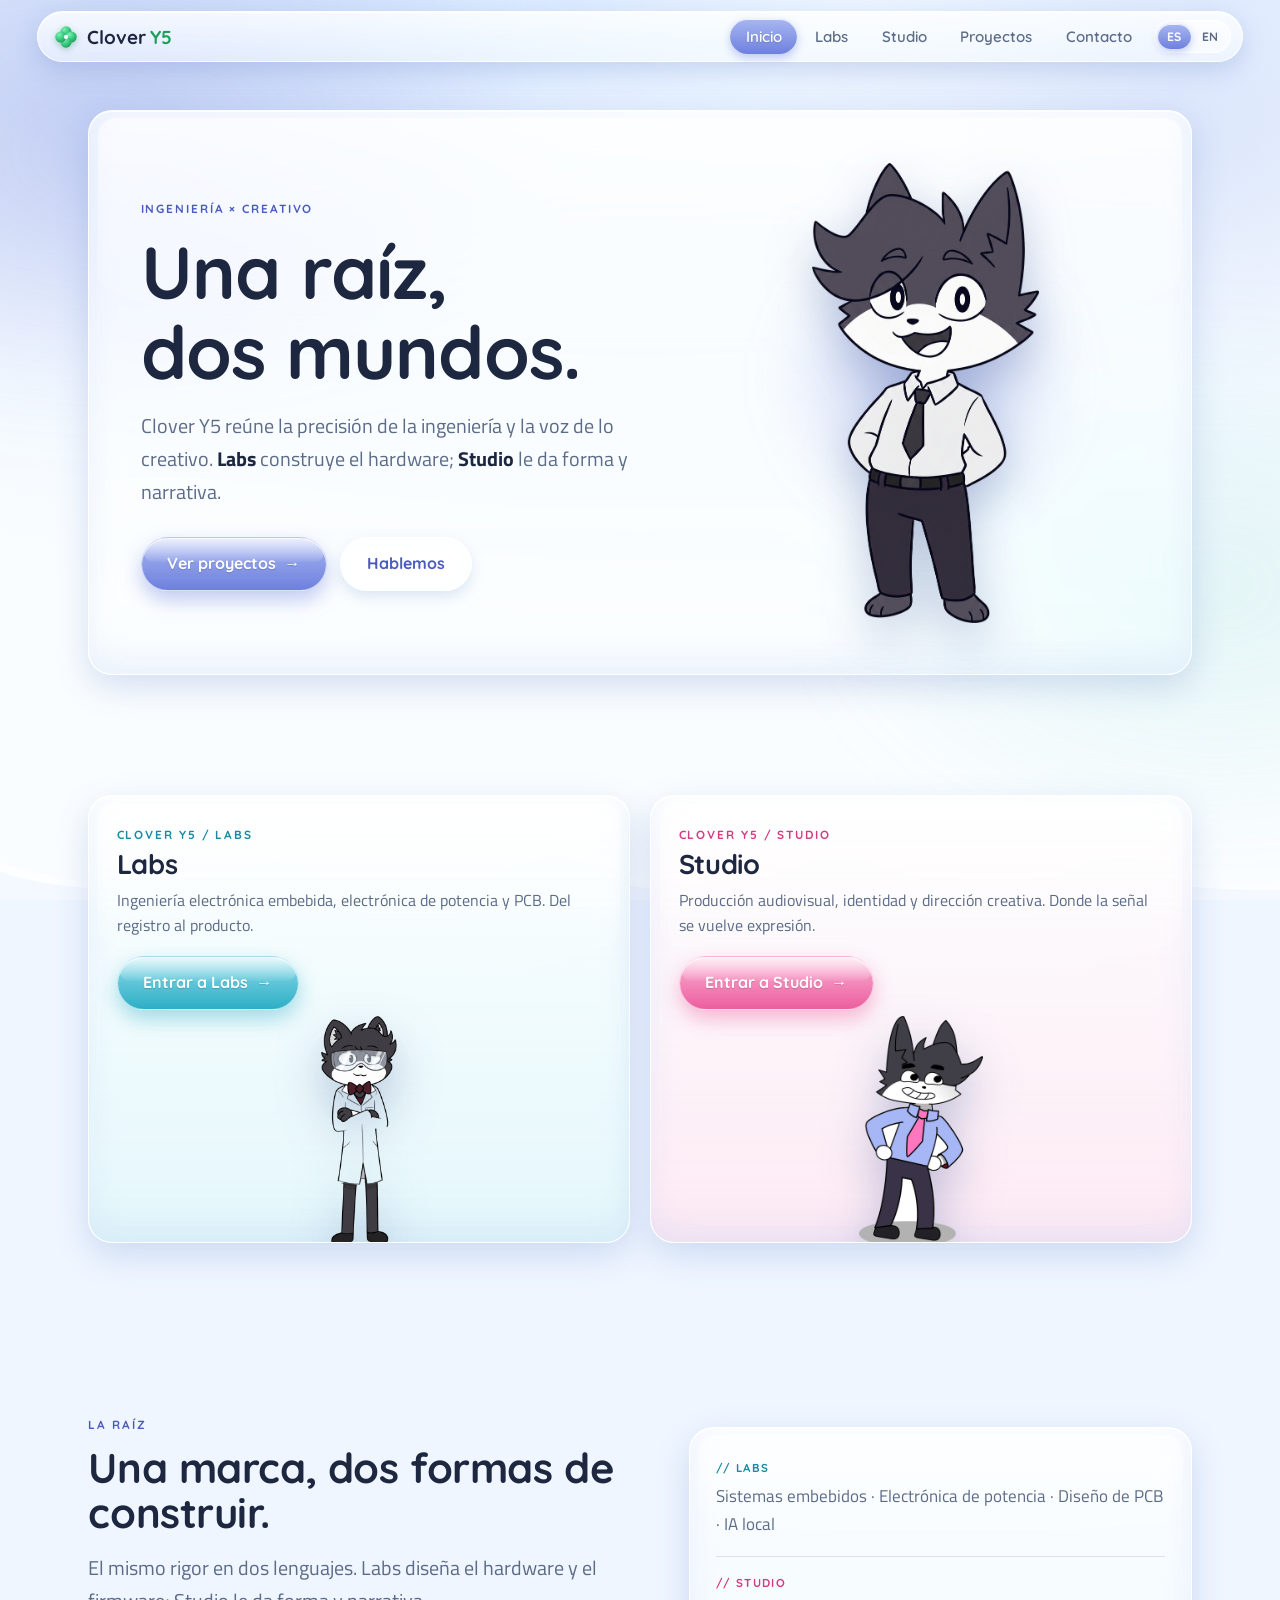
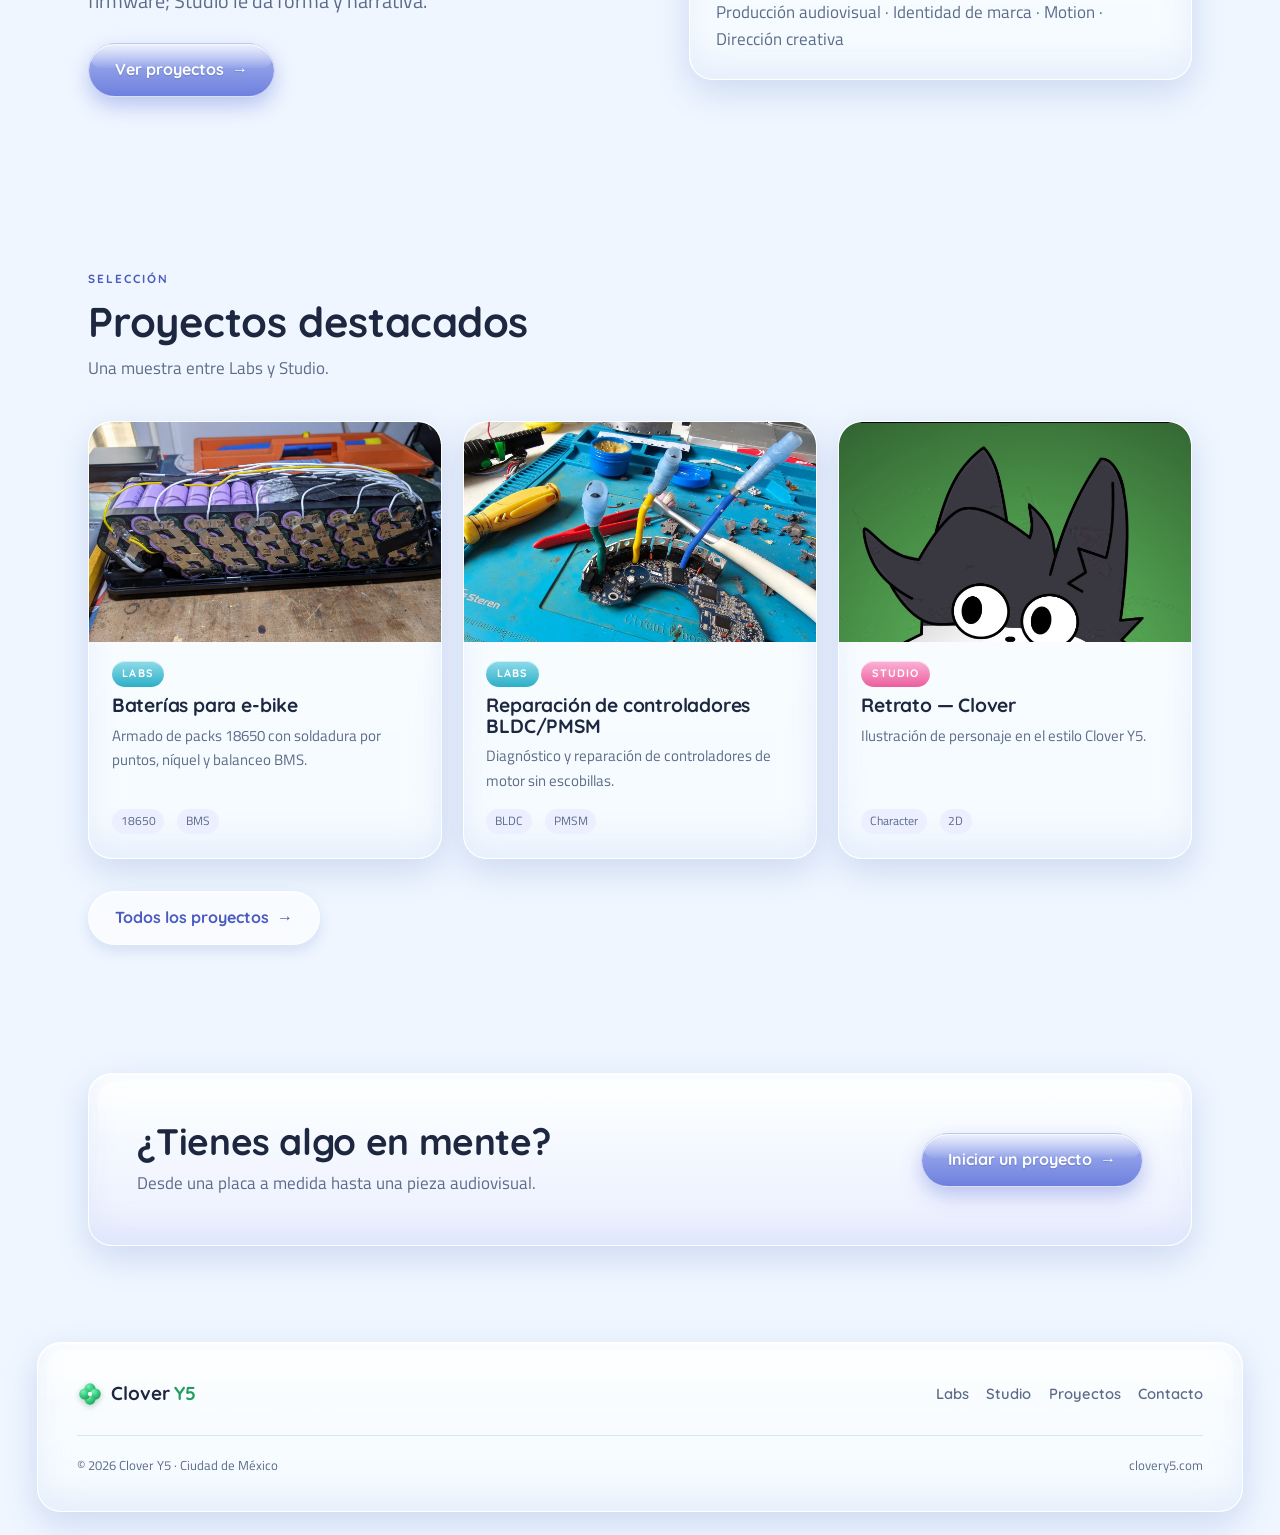
<file: index.html>
<!DOCTYPE html>
<html lang="es">
<head>
<meta charset="UTF-8">
<meta name="viewport" content="width=device-width, initial-scale=1.0">
<title data-i18n="meta.title.home">Clover Y5 — Ingeniería × Creativo</title>
<meta name="description" content="Clover Y5 reúne ingeniería electrónica (Labs) y trabajo creativo audiovisual (Studio) bajo una misma raíz.">
<link rel="preconnect" href="https://fonts.googleapis.com"><link rel="preconnect" href="https://fonts.gstatic.com" crossorigin>
<link href="https://fonts.googleapis.com/css2?family=Quicksand:wght@500;600;700&family=Titillium+Web:wght@400;600;700&display=swap" rel="stylesheet">
<link rel="stylesheet" href="style.css">
</head>
<body class="theme-home">
<div class="bubbles" aria-hidden="true"><span class="bubble"></span><span class="bubble"></span><span class="bubble"></span><span class="bubble"></span><span class="bubble"></span><span class="bubble"></span></div>
<nav class="nav">
  <a href="index.html" class="brand" aria-label="Clover Y5 — inicio"><svg class="leaf" viewBox="0 0 24 24" aria-hidden="true"><defs><radialGradient id="lg" cx="34%" cy="28%" r="78%"><stop offset="0%" stop-color="#7DF0B4"/><stop offset="55%" stop-color="#38C97E"/><stop offset="100%" stop-color="#1F9E5E"/></radialGradient></defs><g fill="url(#lg)"><circle cx="12" cy="7.2" r="5.1"/><circle cx="16.8" cy="12" r="5.1"/><circle cx="12" cy="16.8" r="5.1"/><circle cx="7.2" cy="12" r="5.1"/></g><circle cx="12" cy="12" r="2" fill="#fff" opacity=".92"/></svg><span class="brand-name">Clover <span class="y5">Y5</span></span></a>
  <div class="nav-right">
    <ul class="nav-links" id="nav-links">
      <li><a href="index.html" class="active" data-i18n="nav.home">Inicio</a></li>
      <li><a href="labs.html" data-i18n="nav.labs">Labs</a></li>
      <li><a href="studio.html" data-i18n="nav.studio">Studio</a></li>
      <li><a href="proyectos.html" data-i18n="nav.projects">Proyectos</a></li>
      <li><a href="contacto.html" data-i18n="nav.contact">Contacto</a></li>
    </ul>
    <div class="lang" role="group" aria-label="Idioma / Language"><button class="lang-btn active" data-lang="es" type="button">ES</button><button class="lang-btn" data-lang="en" type="button">EN</button></div>
    <button class="nav-toggle" data-i18n-aria="nav.openmenu" aria-label="Abrir menú" aria-expanded="false" aria-controls="nav-links"><span></span><span></span><span></span></button>
  </div>
</nav>
<main class="wrap">
  <section class="hero">
    <div class="glass hero-stage">
      <div>
        <span class="eyebrow" data-i18n="home.eyebrow">Ingeniería × Creativo</span>
        <h1 style="margin-top:.7rem" data-i18n="home.h1">Una raíz,<br>dos mundos.</h1>
        <p class="lead" data-i18n="home.lead">Clover Y5 reúne la precisión de la ingeniería y la voz de lo creativo. <strong style="color:var(--ink)">Labs</strong> construye el hardware; <strong style="color:var(--ink)">Studio</strong> le da forma y narrativa.</p>
        <div class="hero-actions">
          <a href="proyectos.html" class="btn btn-primary"><span data-i18n="btn.viewprojects">Ver proyectos</span> <span class="arr">→</span></a>
          <a href="contacto.html" class="btn btn-ghost" data-i18n="btn.talk">Hablemos</a>
        </div>
      </div>
      <div class="hero-figure figure-glow"><img class="char" src="assets/img/characters/clover-core.png" alt="Personaje de Clover Y5" loading="eager"></div>
    </div>
  </section>
  <section class="section-tight">
    <div class="worlds">
      <article class="glass world theme-labs">
        <span class="eyebrow" data-i18n="tag.cy5labs">Clover Y5 / Labs</span>
        <h3>Labs</h3>
        <p data-i18n="home.world.labs.desc">Ingeniería electrónica embebida, electrónica de potencia y PCB. Del registro al producto.</p>
        <a href="labs.html" class="btn btn-primary"><span data-i18n="btn.enterlabs">Entrar a Labs</span> <span class="arr">→</span></a>
        <img class="char" src="assets/img/characters/clover-labs.png" alt="Personaje de Clover Y5 Labs" loading="lazy">
      </article>
      <article class="glass world theme-studio">
        <span class="eyebrow" data-i18n="tag.cy5studio">Clover Y5 / Studio</span>
        <h3>Studio</h3>
        <p data-i18n="home.world.studio.desc">Producción audiovisual, identidad y dirección creativa. Donde la señal se vuelve expresión.</p>
        <a href="studio.html" class="btn btn-primary"><span data-i18n="btn.enterstudio">Entrar a Studio</span> <span class="arr">→</span></a>
        <img class="char" src="assets/img/characters/clover-studio.png" alt="Personaje de Clover Y5 Studio" loading="lazy">
      </article>
    </div>
  </section>
  <section class="section">
    <div class="duo">
      <div>
        <span class="eyebrow" data-i18n="home.root.eyebrow">La raíz</span>
        <h2 style="font-size:clamp(1.7rem,4vw,2.6rem);margin-top:.5rem" data-i18n="home.root.h2">Una marca, dos formas de construir.</h2>
        <p class="lead" style="margin-top:1rem" data-i18n="home.root.lead">El mismo rigor en dos lenguajes. Labs diseña el hardware y el firmware; Studio le da forma y narrativa.</p>
        <div class="hero-actions" style="margin-top:1.6rem"><a href="proyectos.html" class="btn btn-primary"><span data-i18n="btn.viewprojects">Ver proyectos</span> <span class="arr">→</span></a></div>
      </div>
      <div class="glass mini-list">
        <p class="ml-k labs">// Labs</p>
        <p data-i18n="home.mini.labs">Sistemas embebidos · Electrónica de potencia · Diseño de PCB · IA local</p>
        <div class="mini-div"></div>
        <p class="ml-k studio">// Studio</p>
        <p data-i18n="home.mini.studio">Producción audiovisual · Identidad de marca · Motion · Dirección creativa</p>
      </div>
    </div>
  </section>
  <section class="section-tight">
    <div class="section-head">
      <span class="eyebrow" data-i18n="home.sel.eyebrow">Selección</span>
      <h2 data-i18n="home.sel.h2">Proyectos destacados</h2>
      <p data-i18n="home.sel.p">Una muestra entre Labs y Studio.</p>
    </div>
    <div class="grid-projects">
      <article class="glass card"><div class="card-top"><img src="assets/img/proyectos/e-bike-battery.jpg" alt="Pack de baterías para e-bike" loading="lazy"></div><div class="card-body"><span class="tag-brand labs">Labs</span><h3 data-i18n="p.ebike.t">Baterías para e-bike</h3><p data-i18n="p.ebike.d">Armado de packs 18650 con soldadura por puntos, níquel y balanceo BMS.</p><div class="card-meta"><span>18650</span><span>BMS</span></div></div></article>
      <article class="glass card"><div class="card-top"><img src="assets/img/proyectos/bldc-controller-repair.jpg" alt="Controlador BLDC en reparación" loading="lazy"></div><div class="card-body"><span class="tag-brand labs">Labs</span><h3 data-i18n="p.bldc.t">Reparación de controladores BLDC/PMSM</h3><p data-i18n="p.bldc.d">Diagnóstico y reparación de controladores de motor sin escobillas.</p><div class="card-meta"><span>BLDC</span><span>PMSM</span></div></div></article>
      <article class="glass card"><div class="card-top"><img src="assets/img/proyectos/clover-portrait.jpg" alt="Retrato de Clover" loading="lazy"></div><div class="card-body"><span class="tag-brand studio">Studio</span><h3 data-i18n="p.portrait.t">Retrato — Clover</h3><p data-i18n="p.portrait.d">Ilustración de personaje en el estilo Clover Y5.</p><div class="card-meta"><span>Character</span><span>2D</span></div></div></article>
    </div>
    <div style="margin-top:2rem"><a href="proyectos.html" class="btn btn-ghost"><span data-i18n="btn.allprojects">Todos los proyectos</span> <span class="arr">→</span></a></div>
  </section>
  <section class="section-tight">
    <div class="glass cta-band">
      <div><h2 data-i18n="home.cta.h2">¿Tienes algo en mente?</h2><p data-i18n="home.cta.p">Desde una placa a medida hasta una pieza audiovisual.</p></div>
      <a href="contacto.html" class="btn btn-primary"><span data-i18n="btn.startproject">Iniciar un proyecto</span> <span class="arr">→</span></a>
    </div>
  </section>
</main>
<footer class="glass foot">
  <div class="foot-grid">
    <a href="index.html" class="brand"><svg class="leaf" viewBox="0 0 24 24" aria-hidden="true"><g fill="url(#lg)"><circle cx="12" cy="7.2" r="5.1"/><circle cx="16.8" cy="12" r="5.1"/><circle cx="12" cy="16.8" r="5.1"/><circle cx="7.2" cy="12" r="5.1"/></g><circle cx="12" cy="12" r="2" fill="#fff" opacity=".92"/></svg><span class="brand-name">Clover <span class="y5">Y5</span></span></a>
    <ul class="foot-links"><li><a href="labs.html" data-i18n="nav.labs">Labs</a></li><li><a href="studio.html" data-i18n="nav.studio">Studio</a></li><li><a href="proyectos.html" data-i18n="nav.projects">Proyectos</a></li><li><a href="contacto.html" data-i18n="nav.contact">Contacto</a></li></ul>
  </div>
  <div class="foot-bottom"><span data-i18n="foot.copy">© 2026 Clover Y5 · Ciudad de México</span><span>clovery5.com</span></div>
</footer>
<script src="script.js"></script>
</body></html>
</file>
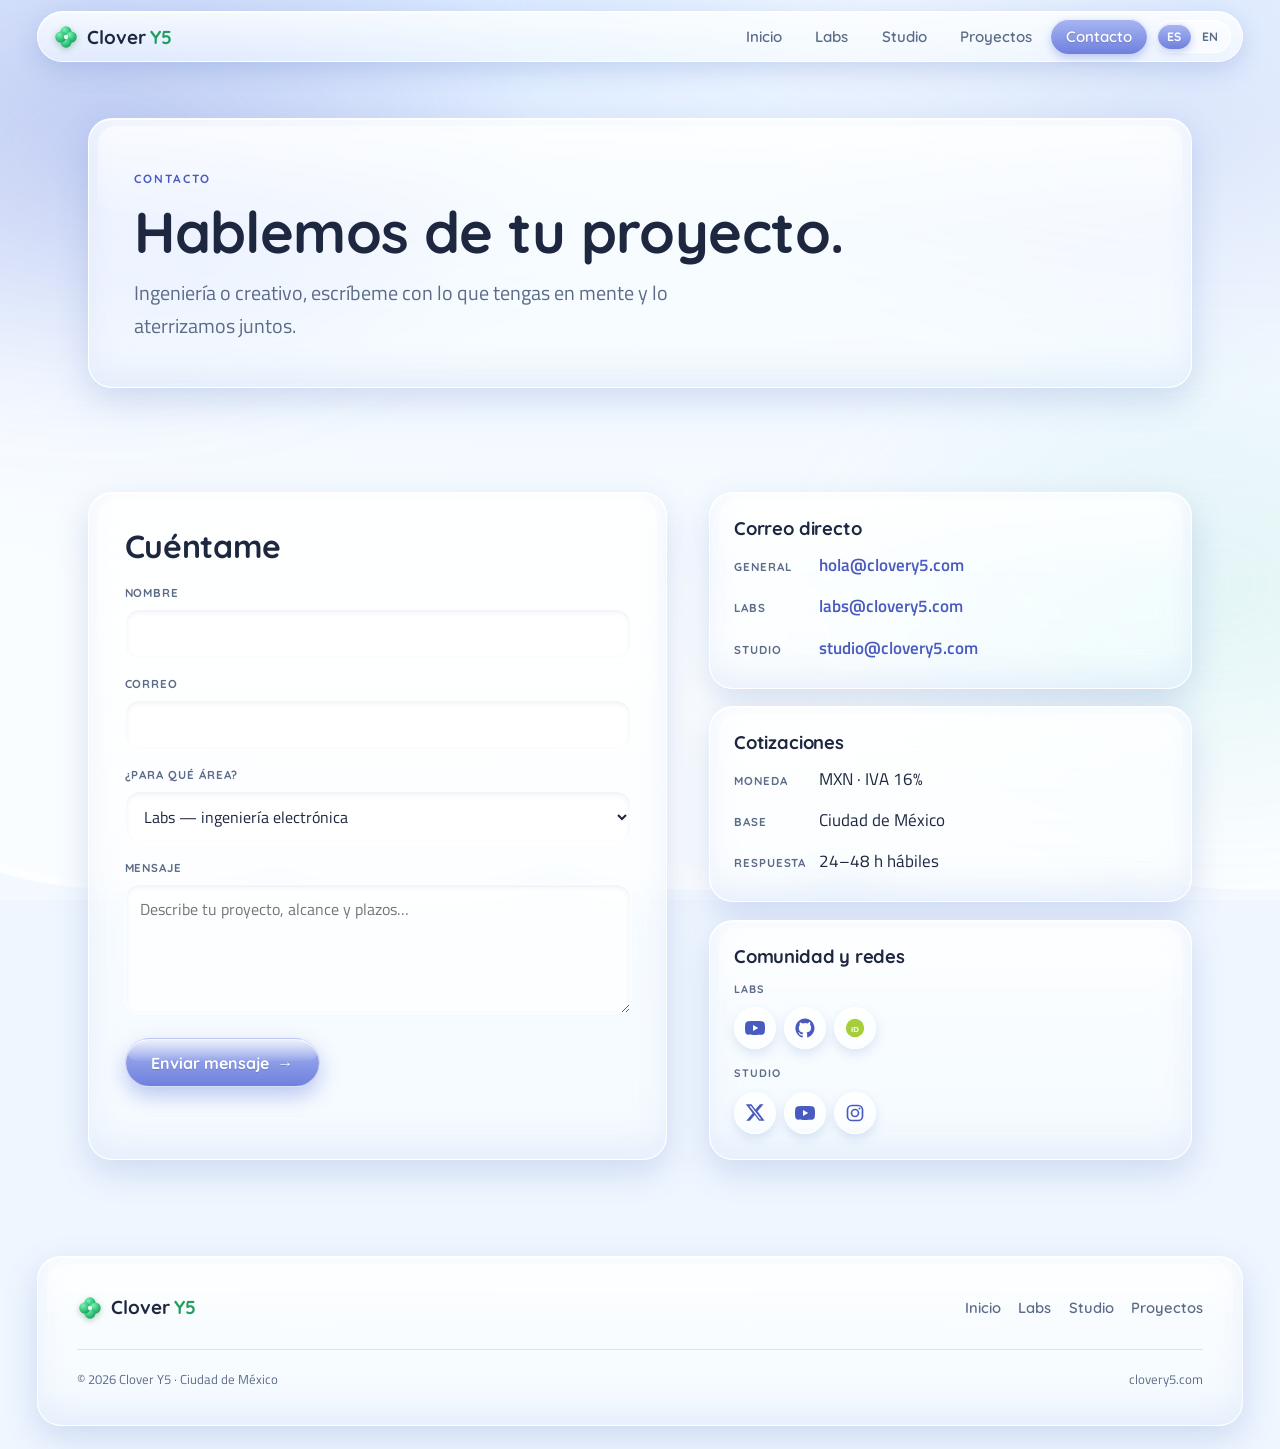
<file: contacto.html>
<!DOCTYPE html>
<html lang="es">
<head>
<meta charset="UTF-8">
<meta name="viewport" content="width=device-width, initial-scale=1.0">
<title data-i18n="meta.title.contact">Contacto — Clover Y5</title>
<meta name="description" content="Contacta a Clover Y5 para proyectos de ingeniería (Labs) o creativos (Studio).">
<link rel="preconnect" href="https://fonts.googleapis.com"><link rel="preconnect" href="https://fonts.gstatic.com" crossorigin>
<link href="https://fonts.googleapis.com/css2?family=Quicksand:wght@500;600;700&family=Titillium+Web:wght@400;600;700&display=swap" rel="stylesheet">
<link rel="stylesheet" href="style.css">
</head>
<body class="theme-home">
<div class="bubbles" aria-hidden="true"><span class="bubble"></span><span class="bubble"></span><span class="bubble"></span><span class="bubble"></span><span class="bubble"></span><span class="bubble"></span></div>
<nav class="nav">
  <a href="index.html" class="brand" aria-label="Clover Y5 — inicio"><svg class="leaf" viewBox="0 0 24 24" aria-hidden="true"><defs><radialGradient id="lg" cx="34%" cy="28%" r="78%"><stop offset="0%" stop-color="#7DF0B4"/><stop offset="55%" stop-color="#38C97E"/><stop offset="100%" stop-color="#1F9E5E"/></radialGradient></defs><g fill="url(#lg)"><circle cx="12" cy="7.2" r="5.1"/><circle cx="16.8" cy="12" r="5.1"/><circle cx="12" cy="16.8" r="5.1"/><circle cx="7.2" cy="12" r="5.1"/></g><circle cx="12" cy="12" r="2" fill="#fff" opacity=".92"/></svg><span class="brand-name">Clover <span class="y5">Y5</span></span></a>
  <div class="nav-right">
    <ul class="nav-links" id="nav-links">
      <li><a href="index.html" data-i18n="nav.home">Inicio</a></li>
      <li><a href="labs.html" data-i18n="nav.labs">Labs</a></li>
      <li><a href="studio.html" data-i18n="nav.studio">Studio</a></li>
      <li><a href="proyectos.html" data-i18n="nav.projects">Proyectos</a></li>
      <li><a href="contacto.html" class="active" data-i18n="nav.contact">Contacto</a></li>
    </ul>
    <div class="lang" role="group" aria-label="Idioma / Language"><button class="lang-btn active" data-lang="es" type="button">ES</button><button class="lang-btn" data-lang="en" type="button">EN</button></div>
    <button class="nav-toggle" data-i18n-aria="nav.openmenu" aria-label="Abrir menú" aria-expanded="false" aria-controls="nav-links"><span></span><span></span><span></span></button>
  </div>
</nav>
<main class="wrap">
  <section class="page-hero">
    <div class="glass" style="padding:clamp(1.8rem,4vw,2.8rem)">
      <span class="eyebrow" data-i18n="contact.eyebrow">Contacto</span>
      <h1 style="margin-top:.5rem;font-size:clamp(2.2rem,6vw,3.6rem)" data-i18n="contact.h1">Hablemos de tu proyecto.</h1>
      <p class="lead" style="margin-top:.9rem" data-i18n="contact.lead">Ingeniería o creativo, escríbeme con lo que tengas en mente y lo aterrizamos juntos.</p>
    </div>
  </section>
  <section class="section-tight">
    <div class="contact-grid">
      <div class="glass" style="padding:clamp(1.6rem,4vw,2.2rem)">
        <h2 style="font-size:clamp(1.5rem,3.5vw,2rem);margin-bottom:1.3rem" data-i18n="contact.form.h2">Cuéntame</h2>
        <!-- GitHub Pages no envía formularios solo: pega tu endpoint de Formspree (gratis) en action="". -->
        <form action="https://formspree.io/f/TU_ID" method="POST">
          <div class="form-field"><label for="nombre" data-i18n="contact.form.name">Nombre</label><input id="nombre" name="nombre" type="text" required autocomplete="name"></div>
          <div class="form-field"><label for="correo" data-i18n="contact.form.email">Correo</label><input id="correo" name="email" type="email" required autocomplete="email"></div>
          <div class="form-field"><label for="area" data-i18n="contact.form.area">¿Para qué área?</label><select id="area" name="area"><option value="Labs" data-i18n="contact.opt.labs">Labs — ingeniería electrónica</option><option value="Studio" data-i18n="contact.opt.studio">Studio — comunidad / colaboración</option><option value="Ambos" data-i18n="contact.opt.both">No estoy seguro / ambos</option></select></div>
          <div class="form-field"><label for="mensaje" data-i18n="contact.form.msg">Mensaje</label><textarea id="mensaje" name="mensaje" required data-i18n-ph="contact.form.msg.ph" placeholder="Describe tu proyecto, alcance y plazos…"></textarea></div>
          <button type="submit" class="btn btn-primary"><span data-i18n="btn.send">Enviar mensaje</span> <span class="arr">→</span></button>
        </form>
      </div>
      <div>
        <div class="glass contact-card"><h3 data-i18n="contact.email.h3">Correo directo</h3>
          <div class="contact-line"><span class="k" data-i18n="contact.email.general">General</span><a class="mono" href="mailto:hola@clovery5.com">hola@clovery5.com</a></div>
          <div class="contact-line"><span class="k">Labs</span><a class="mono" href="mailto:labs@clovery5.com">labs@clovery5.com</a></div>
          <div class="contact-line"><span class="k">Studio</span><a class="mono" href="mailto:studio@clovery5.com">studio@clovery5.com</a></div>
        </div>
        <div class="glass contact-card" style="margin-top:1.1rem"><h3 data-i18n="contact.quote.h3">Cotizaciones</h3>
          <div class="contact-line"><span class="k" data-i18n="contact.quote.currency">Moneda</span><span style="color:var(--ink)" data-i18n="contact.quote.currencyv">MXN · IVA 16%</span></div>
          <div class="contact-line"><span class="k" data-i18n="contact.quote.base">Base</span><span style="color:var(--ink)" data-i18n="contact.quote.basev">Ciudad de México</span></div>
          <div class="contact-line"><span class="k" data-i18n="contact.quote.resp">Respuesta</span><span style="color:var(--ink)" data-i18n="contact.quote.respv">24–48 h hábiles</span></div>
        </div>
        <div class="glass contact-card" style="margin-top:1.1rem"><h3 data-i18n="contact.comm.h3">Comunidad y redes</h3>
          <div class="socials-group" style="margin-top:.9rem"><span class="sg-k">Labs</span><div class="socials"><a href="https://www.youtube.com/@clovery5labs" target="_blank" rel="noopener" aria-label="YouTube · Clover Y5 Labs"><svg viewBox="0 0 24 24" aria-hidden="true"><path d="M23.5 6.2a3 3 0 0 0-2.1-2.1C19.5 3.6 12 3.6 12 3.6s-7.5 0-9.4.5A3 3 0 0 0 .5 6.2 31 31 0 0 0 0 12a31 31 0 0 0 .5 5.8 3 3 0 0 0 2.1 2.1c1.9.5 9.4.5 9.4.5s7.5 0 9.4-.5a3 3 0 0 0 2.1-2.1A31 31 0 0 0 24 12a31 31 0 0 0-.5-5.8ZM9.6 15.5v-7l6.3 3.5-6.3 3.5Z"/></svg></a><a href="https://github.com/CloverY5" target="_blank" rel="noopener" aria-label="GitHub · CloverY5"><svg viewBox="0 0 24 24" aria-hidden="true"><path d="M12 .5C5.7.5.5 5.8.5 12.3c0 5.2 3.4 9.6 8 11.2.6.1.8-.3.8-.6v-2c-3.3.7-4-1.4-4-1.4-.5-1.4-1.3-1.8-1.3-1.8-1.1-.7 0-.7 0-.7 1.2 0 1.8 1.2 1.8 1.2 1.1 1.8 2.8 1.3 3.5 1 .1-.8.4-1.3.8-1.6-2.7-.3-5.5-1.3-5.5-5.9 0-1.3.5-2.4 1.2-3.2-.1-.3-.5-1.5.1-3.2 0 0 1-.3 3.3 1.2a11.5 11.5 0 0 1 6 0C17 4.6 18 4.9 18 4.9c.6 1.7.2 2.9.1 3.2.8.8 1.2 1.9 1.2 3.2 0 4.6-2.8 5.6-5.5 5.9.4.4.8 1.1.8 2.2v3.3c0 .3.2.7.8.6 4.6-1.6 8-6 8-11.2C23.5 5.8 18.3.5 12 .5Z"/></svg></a><a href="https://orcid.org/0009-0008-9190-2283" target="_blank" rel="noopener" aria-label="ORCID · Clover Y5"><svg viewBox="0 0 24 24" aria-hidden="true"><circle cx="12" cy="12" r="11" fill="#A6CE39"/><text x="12" y="16.2" text-anchor="middle" font-family="Arial, sans-serif" font-weight="700" font-size="9.5" fill="#fff">iD</text></svg></a></div></div>
          <div class="socials-group" style="margin-top:1rem"><span class="sg-k">Studio</span><div class="socials"><a href="https://x.com/clovery5studio" target="_blank" rel="noopener" aria-label="X · Clover Y5 Studio"><svg viewBox="0 0 24 24" aria-hidden="true"><path d="M18.9 1.6h3.3l-7.2 8.3 8.5 11.3h-6.6l-5.2-6.8-5.9 6.8H1.5l7.7-8.9L1 1.6h6.8l4.7 6.2 5.4-6.2Zm-1.2 18h1.8L7.1 3.5H5.2L17.7 19.6Z"/></svg></a><a href="https://www.youtube.com/@clovery5studio" target="_blank" rel="noopener" aria-label="YouTube · Clover Y5 Studio"><svg viewBox="0 0 24 24" aria-hidden="true"><path d="M23.5 6.2a3 3 0 0 0-2.1-2.1C19.5 3.6 12 3.6 12 3.6s-7.5 0-9.4.5A3 3 0 0 0 .5 6.2 31 31 0 0 0 0 12a31 31 0 0 0 .5 5.8 3 3 0 0 0 2.1 2.1c1.9.5 9.4.5 9.4.5s7.5 0 9.4-.5a3 3 0 0 0 2.1-2.1A31 31 0 0 0 24 12a31 31 0 0 0-.5-5.8ZM9.6 15.5v-7l6.3 3.5-6.3 3.5Z"/></svg></a><a href="https://www.instagram.com/clovery5studio/" target="_blank" rel="noopener" aria-label="Instagram · Clover Y5 Studio"><svg viewBox="0 0 24 24" aria-hidden="true" fill="none" stroke="currentColor" stroke-width="2"><rect x="3" y="3" width="18" height="18" rx="5.2" fill="none"/><circle cx="12" cy="12" r="4.2" fill="none"/><circle cx="17.4" cy="6.6" r="1.2" fill="currentColor" stroke="none"/></svg></a></div></div>
        </div>
      </div>
    </div>
  </section>
</main>
<footer class="glass foot"><div class="foot-grid"><a href="index.html" class="brand"><svg class="leaf" viewBox="0 0 24 24" aria-hidden="true"><g fill="url(#lg)"><circle cx="12" cy="7.2" r="5.1"/><circle cx="16.8" cy="12" r="5.1"/><circle cx="12" cy="16.8" r="5.1"/><circle cx="7.2" cy="12" r="5.1"/></g><circle cx="12" cy="12" r="2" fill="#fff" opacity=".92"/></svg><span class="brand-name">Clover <span class="y5">Y5</span></span></a><ul class="foot-links"><li><a href="index.html" data-i18n="nav.home">Inicio</a></li><li><a href="labs.html" data-i18n="nav.labs">Labs</a></li><li><a href="studio.html" data-i18n="nav.studio">Studio</a></li><li><a href="proyectos.html" data-i18n="nav.projects">Proyectos</a></li></ul></div><div class="foot-bottom"><span data-i18n="foot.copy">© 2026 Clover Y5 · Ciudad de México</span><span>clovery5.com</span></div></footer>
<script src="script.js"></script>
</body></html>
</file>
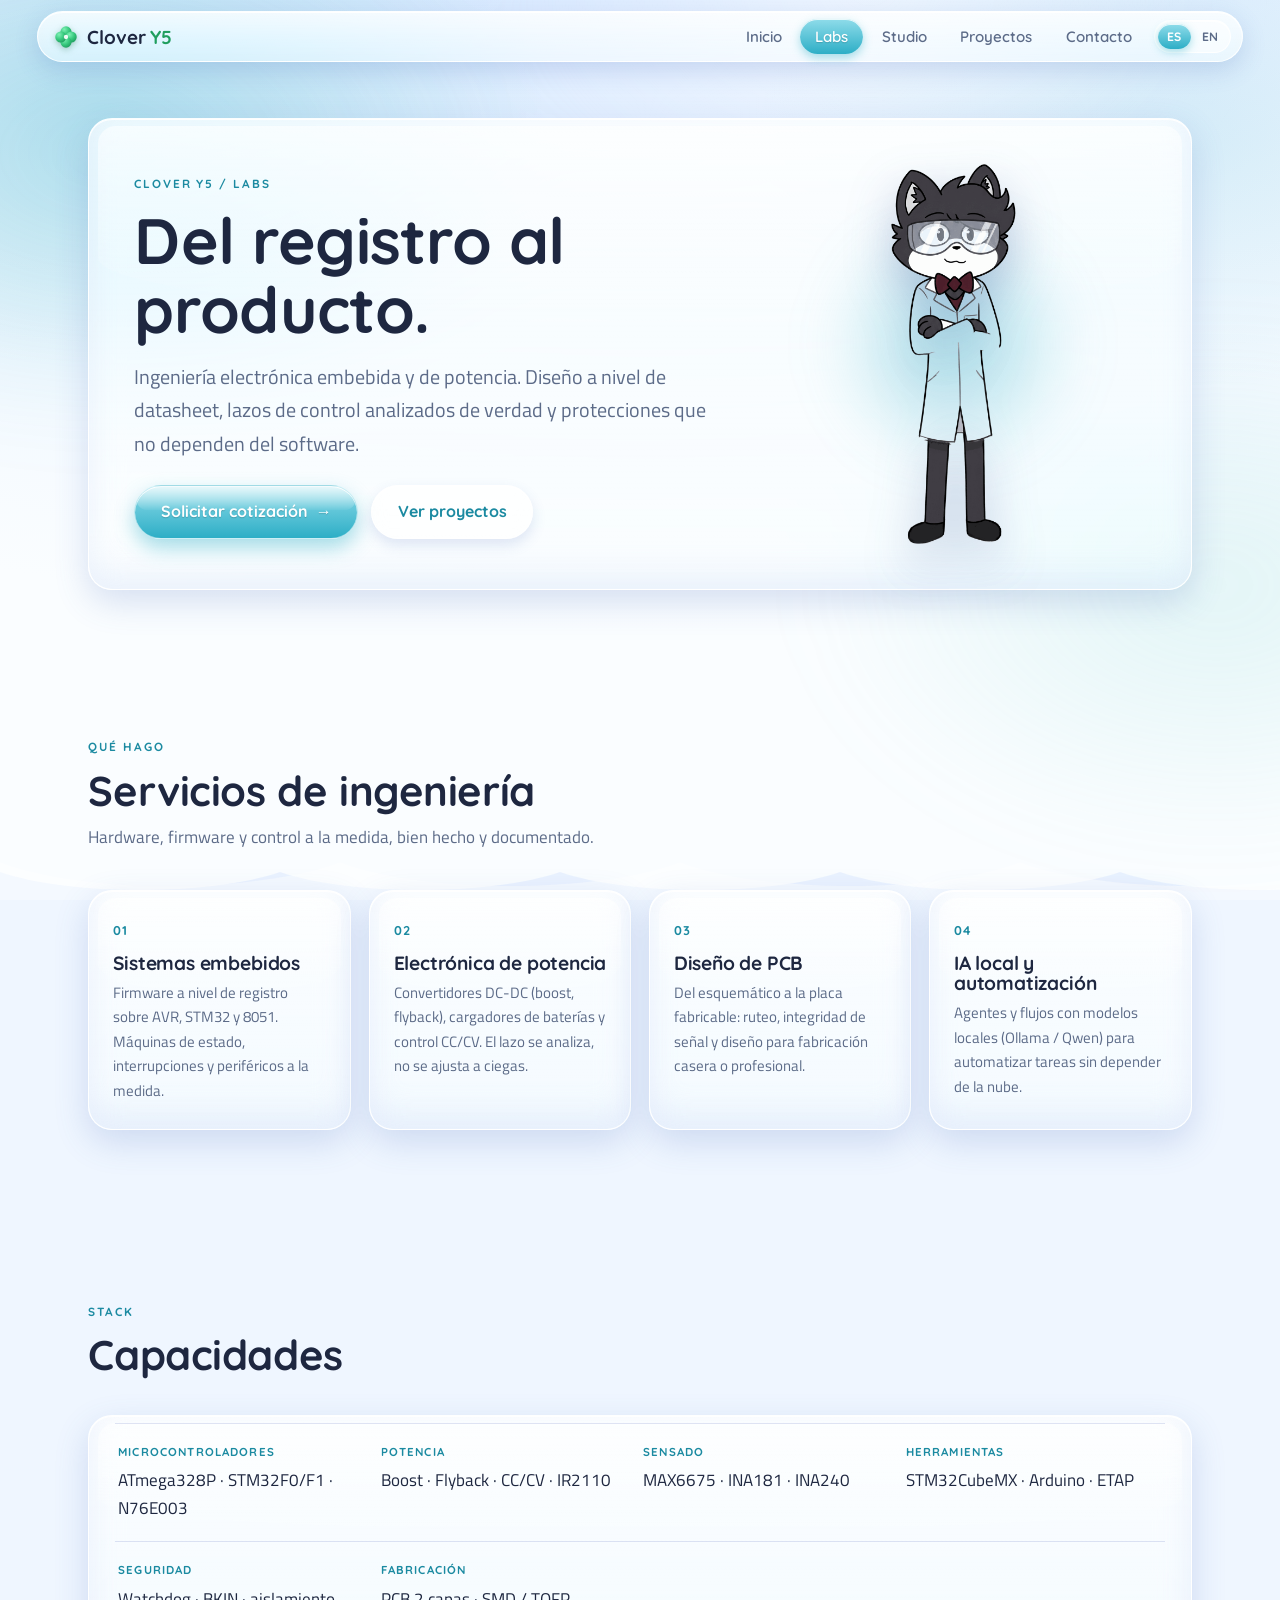
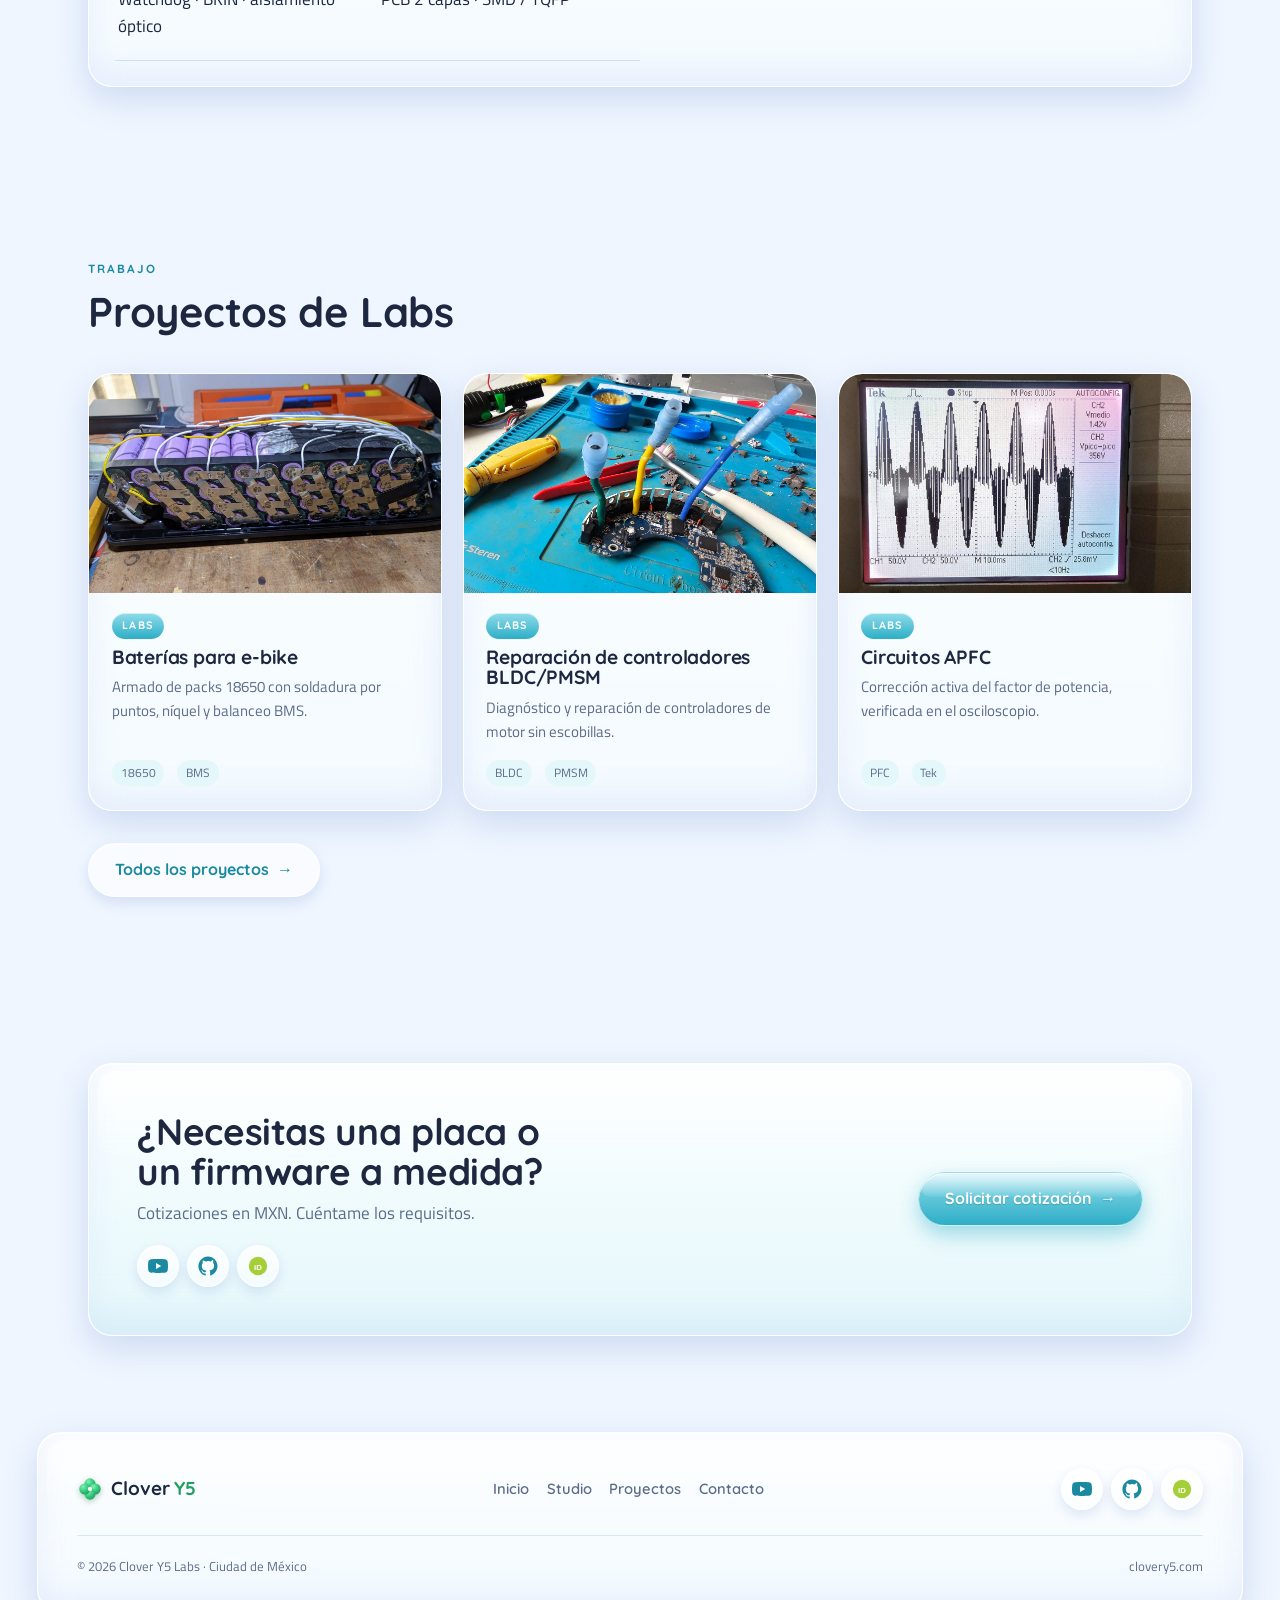
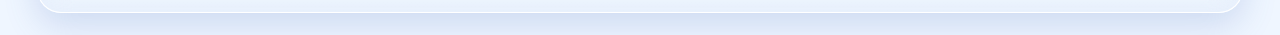
<file: labs.html>
<!DOCTYPE html>
<html lang="es">
<head>
<meta charset="UTF-8">
<meta name="viewport" content="width=device-width, initial-scale=1.0">
<title data-i18n="meta.title.labs">Clover Y5 Labs — Ingeniería electrónica</title>
<meta name="description" content="Clover Y5 Labs: sistemas embebidos, electrónica de potencia, diseño de PCB e IA local.">
<link rel="preconnect" href="https://fonts.googleapis.com"><link rel="preconnect" href="https://fonts.gstatic.com" crossorigin>
<link href="https://fonts.googleapis.com/css2?family=Quicksand:wght@500;600;700&family=Titillium+Web:wght@400;600;700&display=swap" rel="stylesheet">
<link rel="stylesheet" href="style.css">
</head>
<body class="theme-labs">
<div class="bubbles" aria-hidden="true"><span class="bubble"></span><span class="bubble"></span><span class="bubble"></span><span class="bubble"></span><span class="bubble"></span><span class="bubble"></span></div>
<nav class="nav">
  <a href="index.html" class="brand" aria-label="Clover Y5 — inicio"><svg class="leaf" viewBox="0 0 24 24" aria-hidden="true"><defs><radialGradient id="lg" cx="34%" cy="28%" r="78%"><stop offset="0%" stop-color="#7DF0B4"/><stop offset="55%" stop-color="#38C97E"/><stop offset="100%" stop-color="#1F9E5E"/></radialGradient></defs><g fill="url(#lg)"><circle cx="12" cy="7.2" r="5.1"/><circle cx="16.8" cy="12" r="5.1"/><circle cx="12" cy="16.8" r="5.1"/><circle cx="7.2" cy="12" r="5.1"/></g><circle cx="12" cy="12" r="2" fill="#fff" opacity=".92"/></svg><span class="brand-name">Clover <span class="y5">Y5</span></span></a>
  <div class="nav-right">
    <ul class="nav-links" id="nav-links">
      <li><a href="index.html" data-i18n="nav.home">Inicio</a></li>
      <li><a href="labs.html" class="active" data-i18n="nav.labs">Labs</a></li>
      <li><a href="studio.html" data-i18n="nav.studio">Studio</a></li>
      <li><a href="proyectos.html" data-i18n="nav.projects">Proyectos</a></li>
      <li><a href="contacto.html" data-i18n="nav.contact">Contacto</a></li>
    </ul>
    <div class="lang" role="group" aria-label="Idioma / Language"><button class="lang-btn active" data-lang="es" type="button">ES</button><button class="lang-btn" data-lang="en" type="button">EN</button></div>
    <button class="nav-toggle" data-i18n-aria="nav.openmenu" aria-label="Abrir menú" aria-expanded="false" aria-controls="nav-links"><span></span><span></span><span></span></button>
  </div>
</nav>
<main class="wrap">
  <section class="page-hero">
    <div class="glass page-hero-grid">
      <div>
        <span class="eyebrow" data-i18n="tag.cy5labs">Clover Y5 / Labs</span>
        <h1 style="margin-top:.6rem" data-i18n="labs.h1">Del registro al producto.</h1>
        <p class="lead" data-i18n="labs.lead">Ingeniería electrónica embebida y de potencia. Diseño a nivel de datasheet, lazos de control analizados de verdad y protecciones que no dependen del software.</p>
        <div class="hero-actions"><a href="contacto.html" class="btn btn-primary"><span data-i18n="btn.requestquote">Solicitar cotización</span> <span class="arr">→</span></a><a href="proyectos.html" class="btn btn-ghost" data-i18n="btn.viewprojects">Ver proyectos</a></div>
      </div>
      <div class="figure-glow"><img class="char" src="assets/img/characters/clover-labs.png" alt="Personaje de Clover Y5 Labs" loading="eager"></div>
    </div>
  </section>
  <section class="section">
    <div class="section-head"><span class="eyebrow" data-i18n="labs.svc.eyebrow">Qué hago</span><h2 data-i18n="labs.svc.h2">Servicios de ingeniería</h2><p data-i18n="labs.svc.p">Hardware, firmware y control a la medida, bien hecho y documentado.</p></div>
    <div class="grid-services">
      <div class="glass svc"><span class="svc-no">01</span><h3 data-i18n="labs.svc1.t">Sistemas embebidos</h3><p data-i18n="labs.svc1.d">Firmware a nivel de registro sobre AVR, STM32 y 8051. Máquinas de estado, interrupciones y periféricos a la medida.</p></div>
      <div class="glass svc"><span class="svc-no">02</span><h3 data-i18n="labs.svc2.t">Electrónica de potencia</h3><p data-i18n="labs.svc2.d">Convertidores DC-DC (boost, flyback), cargadores de baterías y control CC/CV. El lazo se analiza, no se ajusta a ciegas.</p></div>
      <div class="glass svc"><span class="svc-no">03</span><h3 data-i18n="labs.svc3.t">Diseño de PCB</h3><p data-i18n="labs.svc3.d">Del esquemático a la placa fabricable: ruteo, integridad de señal y diseño para fabricación casera o profesional.</p></div>
      <div class="glass svc"><span class="svc-no">04</span><h3 data-i18n="labs.svc4.t">IA local y automatización</h3><p data-i18n="labs.svc4.d">Agentes y flujos con modelos locales (Ollama / Qwen) para automatizar tareas sin depender de la nube.</p></div>
    </div>
  </section>
  <section class="section-tight">
    <div class="section-head"><span class="eyebrow" data-i18n="labs.cap.eyebrow">Stack</span><h2 data-i18n="labs.cap.h2">Capacidades</h2></div>
    <div class="glass" style="padding:.4rem 1.6rem 1.6rem">
      <dl class="spec-list">
        <div class="spec"><dt data-i18n="labs.spec1.k">Microcontroladores</dt><dd>ATmega328P · STM32F0/F1 · N76E003</dd></div>
        <div class="spec"><dt data-i18n="labs.spec2.k">Potencia</dt><dd>Boost · Flyback · CC/CV · IR2110</dd></div>
        <div class="spec"><dt data-i18n="labs.spec3.k">Sensado</dt><dd>MAX6675 · INA181 · INA240</dd></div>
        <div class="spec"><dt data-i18n="labs.spec4.k">Herramientas</dt><dd>STM32CubeMX · Arduino · ETAP</dd></div>
        <div class="spec"><dt data-i18n="labs.spec5.k">Seguridad</dt><dd data-i18n="labs.spec5.v">Watchdog · BKIN · aislamiento óptico</dd></div>
        <div class="spec"><dt data-i18n="labs.spec6.k">Fabricación</dt><dd data-i18n="labs.spec6.v">PCB 2 capas · SMD / TQFP</dd></div>
      </dl>
    </div>
  </section>
  <section class="section">
    <div class="section-head"><span class="eyebrow" data-i18n="labs.work.eyebrow">Trabajo</span><h2 data-i18n="labs.work.h2">Proyectos de Labs</h2></div>
    <div class="grid-projects">
      <article class="glass card"><div class="card-top"><img src="assets/img/proyectos/e-bike-battery.jpg" alt="Pack de baterías para e-bike" loading="lazy"></div><div class="card-body"><span class="tag-brand labs">Labs</span><h3 data-i18n="p.ebike.t">Baterías para e-bike</h3><p data-i18n="p.ebike.d">Armado de packs 18650 con soldadura por puntos, níquel y balanceo BMS.</p><div class="card-meta"><span>18650</span><span>BMS</span></div></div></article>
      <article class="glass card"><div class="card-top"><img src="assets/img/proyectos/bldc-controller-repair.jpg" alt="Controlador BLDC en reparación" loading="lazy"></div><div class="card-body"><span class="tag-brand labs">Labs</span><h3 data-i18n="p.bldc.t">Reparación de controladores BLDC/PMSM</h3><p data-i18n="p.bldc.d">Diagnóstico y reparación de controladores de motor sin escobillas.</p><div class="card-meta"><span>BLDC</span><span>PMSM</span></div></div></article>
      <article class="glass card"><div class="card-top"><img src="assets/img/proyectos/apfc-circuits.jpg" alt="Forma de onda APFC en osciloscopio" loading="lazy"></div><div class="card-body"><span class="tag-brand labs">Labs</span><h3 data-i18n="p.apfc.t">Circuitos APFC</h3><p data-i18n="p.apfc.d">Corrección activa del factor de potencia, verificada en el osciloscopio.</p><div class="card-meta"><span>PFC</span><span>Tek</span></div></div></article>
    </div>
    <div style="margin-top:2rem"><a href="proyectos.html" class="btn btn-ghost"><span data-i18n="btn.allprojects">Todos los proyectos</span> <span class="arr">→</span></a></div>
  </section>
  <section class="section-tight"><div class="glass cta-band"><div><h2 data-i18n="labs.cta.h2">¿Necesitas una placa o un firmware a medida?</h2><p data-i18n="labs.cta.p">Cotizaciones en MXN. Cuéntame los requisitos.</p><div class="socials" style="margin-top:1.1rem" aria-label="Redes de Clover Y5 Labs"><a href="https://www.youtube.com/@clovery5labs" target="_blank" rel="noopener" aria-label="YouTube · Clover Y5 Labs"><svg viewBox="0 0 24 24" aria-hidden="true"><path d="M23.5 6.2a3 3 0 0 0-2.1-2.1C19.5 3.6 12 3.6 12 3.6s-7.5 0-9.4.5A3 3 0 0 0 .5 6.2 31 31 0 0 0 0 12a31 31 0 0 0 .5 5.8 3 3 0 0 0 2.1 2.1c1.9.5 9.4.5 9.4.5s7.5 0 9.4-.5a3 3 0 0 0 2.1-2.1A31 31 0 0 0 24 12a31 31 0 0 0-.5-5.8ZM9.6 15.5v-7l6.3 3.5-6.3 3.5Z"/></svg></a><a href="https://github.com/CloverY5" target="_blank" rel="noopener" aria-label="GitHub · CloverY5"><svg viewBox="0 0 24 24" aria-hidden="true"><path d="M12 .5C5.7.5.5 5.8.5 12.3c0 5.2 3.4 9.6 8 11.2.6.1.8-.3.8-.6v-2c-3.3.7-4-1.4-4-1.4-.5-1.4-1.3-1.8-1.3-1.8-1.1-.7 0-.7 0-.7 1.2 0 1.8 1.2 1.8 1.2 1.1 1.8 2.8 1.3 3.5 1 .1-.8.4-1.3.8-1.6-2.7-.3-5.5-1.3-5.5-5.9 0-1.3.5-2.4 1.2-3.2-.1-.3-.5-1.5.1-3.2 0 0 1-.3 3.3 1.2a11.5 11.5 0 0 1 6 0C17 4.6 18 4.9 18 4.9c.6 1.7.2 2.9.1 3.2.8.8 1.2 1.9 1.2 3.2 0 4.6-2.8 5.6-5.5 5.9.4.4.8 1.1.8 2.2v3.3c0 .3.2.7.8.6 4.6-1.6 8-6 8-11.2C23.5 5.8 18.3.5 12 .5Z"/></svg></a><a href="https://orcid.org/0009-0008-9190-2283" target="_blank" rel="noopener" aria-label="ORCID · Clover Y5"><svg viewBox="0 0 24 24" aria-hidden="true"><circle cx="12" cy="12" r="11" fill="#A6CE39"/><text x="12" y="16.2" text-anchor="middle" font-family="Arial, sans-serif" font-weight="700" font-size="9.5" fill="#fff">iD</text></svg></a></div></div><a href="contacto.html" class="btn btn-primary"><span data-i18n="btn.requestquote">Solicitar cotización</span> <span class="arr">→</span></a></div></section>
</main>
<footer class="glass foot"><div class="foot-grid"><a href="index.html" class="brand"><svg class="leaf" viewBox="0 0 24 24" aria-hidden="true"><g fill="url(#lg)"><circle cx="12" cy="7.2" r="5.1"/><circle cx="16.8" cy="12" r="5.1"/><circle cx="12" cy="16.8" r="5.1"/><circle cx="7.2" cy="12" r="5.1"/></g><circle cx="12" cy="12" r="2" fill="#fff" opacity=".92"/></svg><span class="brand-name">Clover <span class="y5">Y5</span></span></a><ul class="foot-links"><li><a href="index.html" data-i18n="nav.home">Inicio</a></li><li><a href="studio.html" data-i18n="nav.studio">Studio</a></li><li><a href="proyectos.html" data-i18n="nav.projects">Proyectos</a></li><li><a href="contacto.html" data-i18n="nav.contact">Contacto</a></li></ul><div class="socials" aria-label="Redes de Clover Y5 Labs"><a href="https://www.youtube.com/@clovery5labs" target="_blank" rel="noopener" aria-label="YouTube · Clover Y5 Labs"><svg viewBox="0 0 24 24" aria-hidden="true"><path d="M23.5 6.2a3 3 0 0 0-2.1-2.1C19.5 3.6 12 3.6 12 3.6s-7.5 0-9.4.5A3 3 0 0 0 .5 6.2 31 31 0 0 0 0 12a31 31 0 0 0 .5 5.8 3 3 0 0 0 2.1 2.1c1.9.5 9.4.5 9.4.5s7.5 0 9.4-.5a3 3 0 0 0 2.1-2.1A31 31 0 0 0 24 12a31 31 0 0 0-.5-5.8ZM9.6 15.5v-7l6.3 3.5-6.3 3.5Z"/></svg></a><a href="https://github.com/CloverY5" target="_blank" rel="noopener" aria-label="GitHub · CloverY5"><svg viewBox="0 0 24 24" aria-hidden="true"><path d="M12 .5C5.7.5.5 5.8.5 12.3c0 5.2 3.4 9.6 8 11.2.6.1.8-.3.8-.6v-2c-3.3.7-4-1.4-4-1.4-.5-1.4-1.3-1.8-1.3-1.8-1.1-.7 0-.7 0-.7 1.2 0 1.8 1.2 1.8 1.2 1.1 1.8 2.8 1.3 3.5 1 .1-.8.4-1.3.8-1.6-2.7-.3-5.5-1.3-5.5-5.9 0-1.3.5-2.4 1.2-3.2-.1-.3-.5-1.5.1-3.2 0 0 1-.3 3.3 1.2a11.5 11.5 0 0 1 6 0C17 4.6 18 4.9 18 4.9c.6 1.7.2 2.9.1 3.2.8.8 1.2 1.9 1.2 3.2 0 4.6-2.8 5.6-5.5 5.9.4.4.8 1.1.8 2.2v3.3c0 .3.2.7.8.6 4.6-1.6 8-6 8-11.2C23.5 5.8 18.3.5 12 .5Z"/></svg></a><a href="https://orcid.org/0009-0008-9190-2283" target="_blank" rel="noopener" aria-label="ORCID · Clover Y5"><svg viewBox="0 0 24 24" aria-hidden="true"><circle cx="12" cy="12" r="11" fill="#A6CE39"/><text x="12" y="16.2" text-anchor="middle" font-family="Arial, sans-serif" font-weight="700" font-size="9.5" fill="#fff">iD</text></svg></a></div></div><div class="foot-bottom"><span data-i18n="foot.copy.labs">© 2026 Clover Y5 Labs · Ciudad de México</span><span>clovery5.com</span></div></footer>
<script src="script.js"></script>
</body></html>
</file>
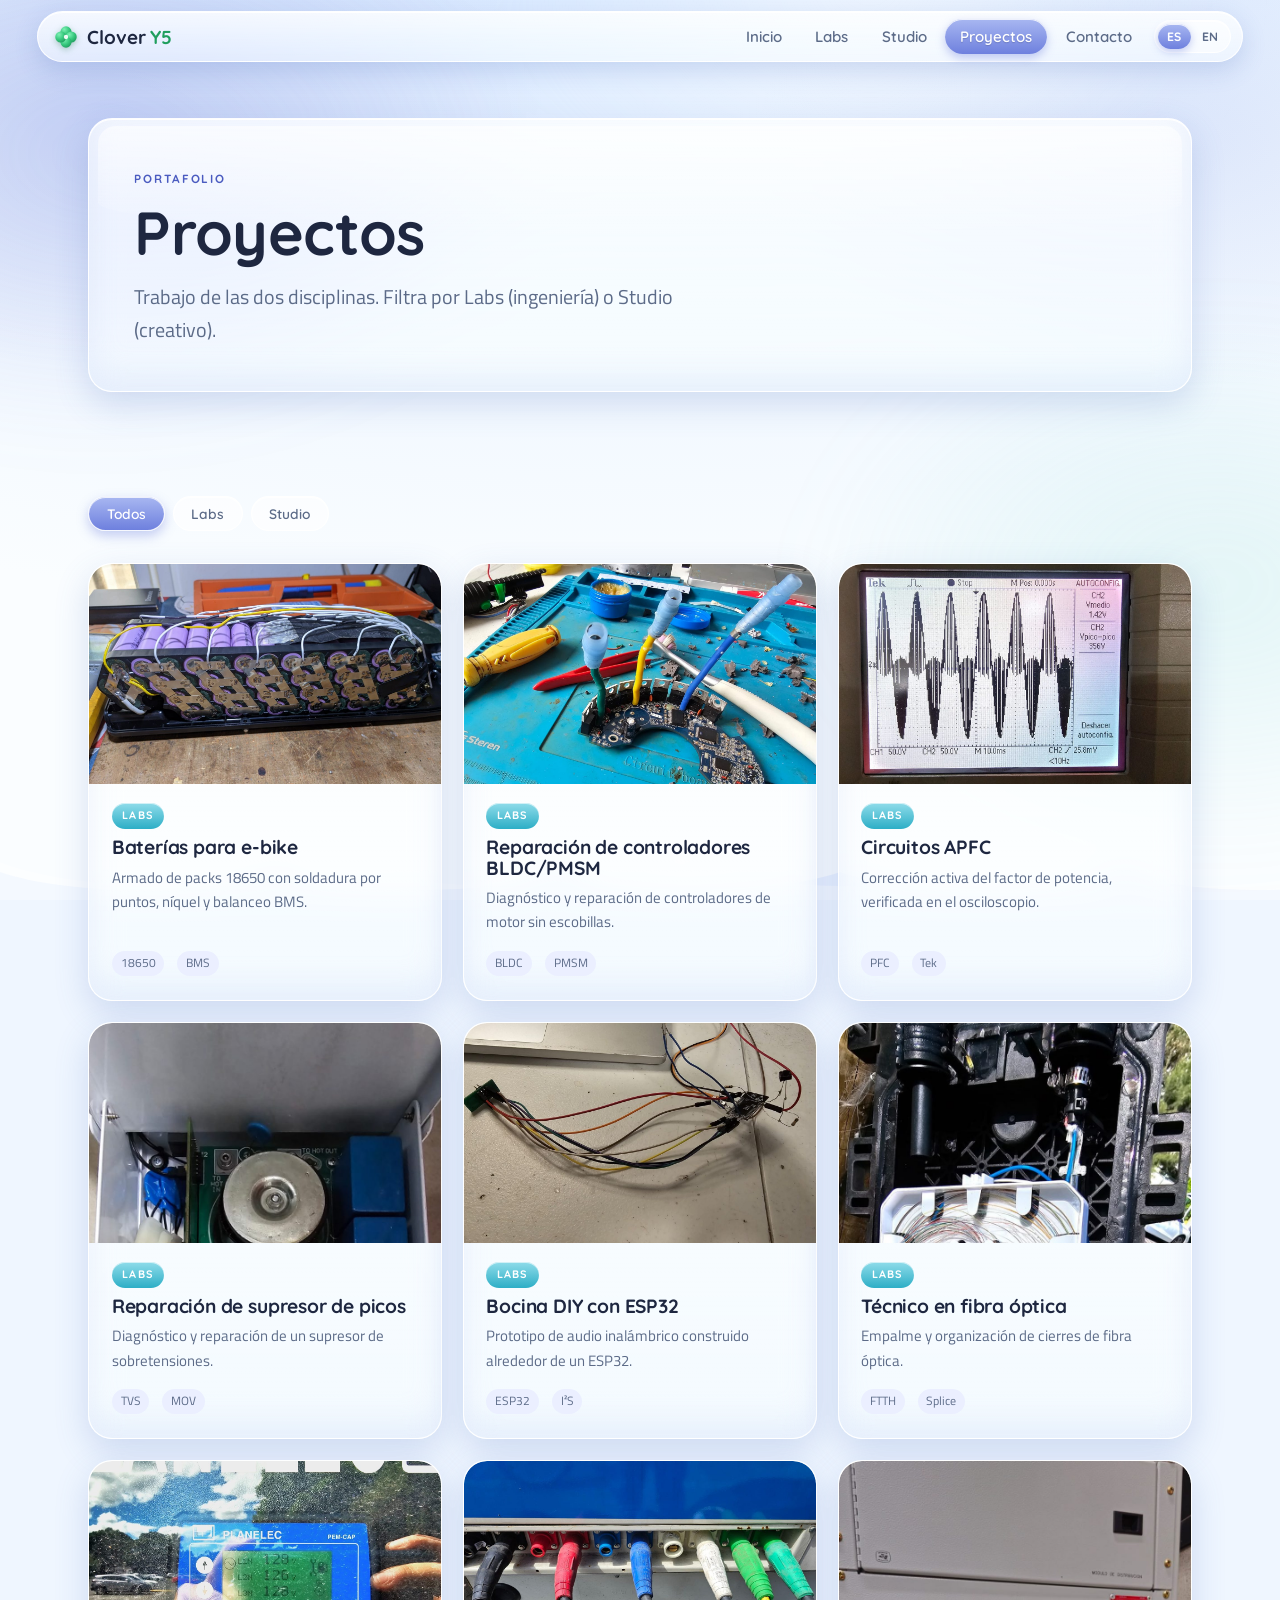
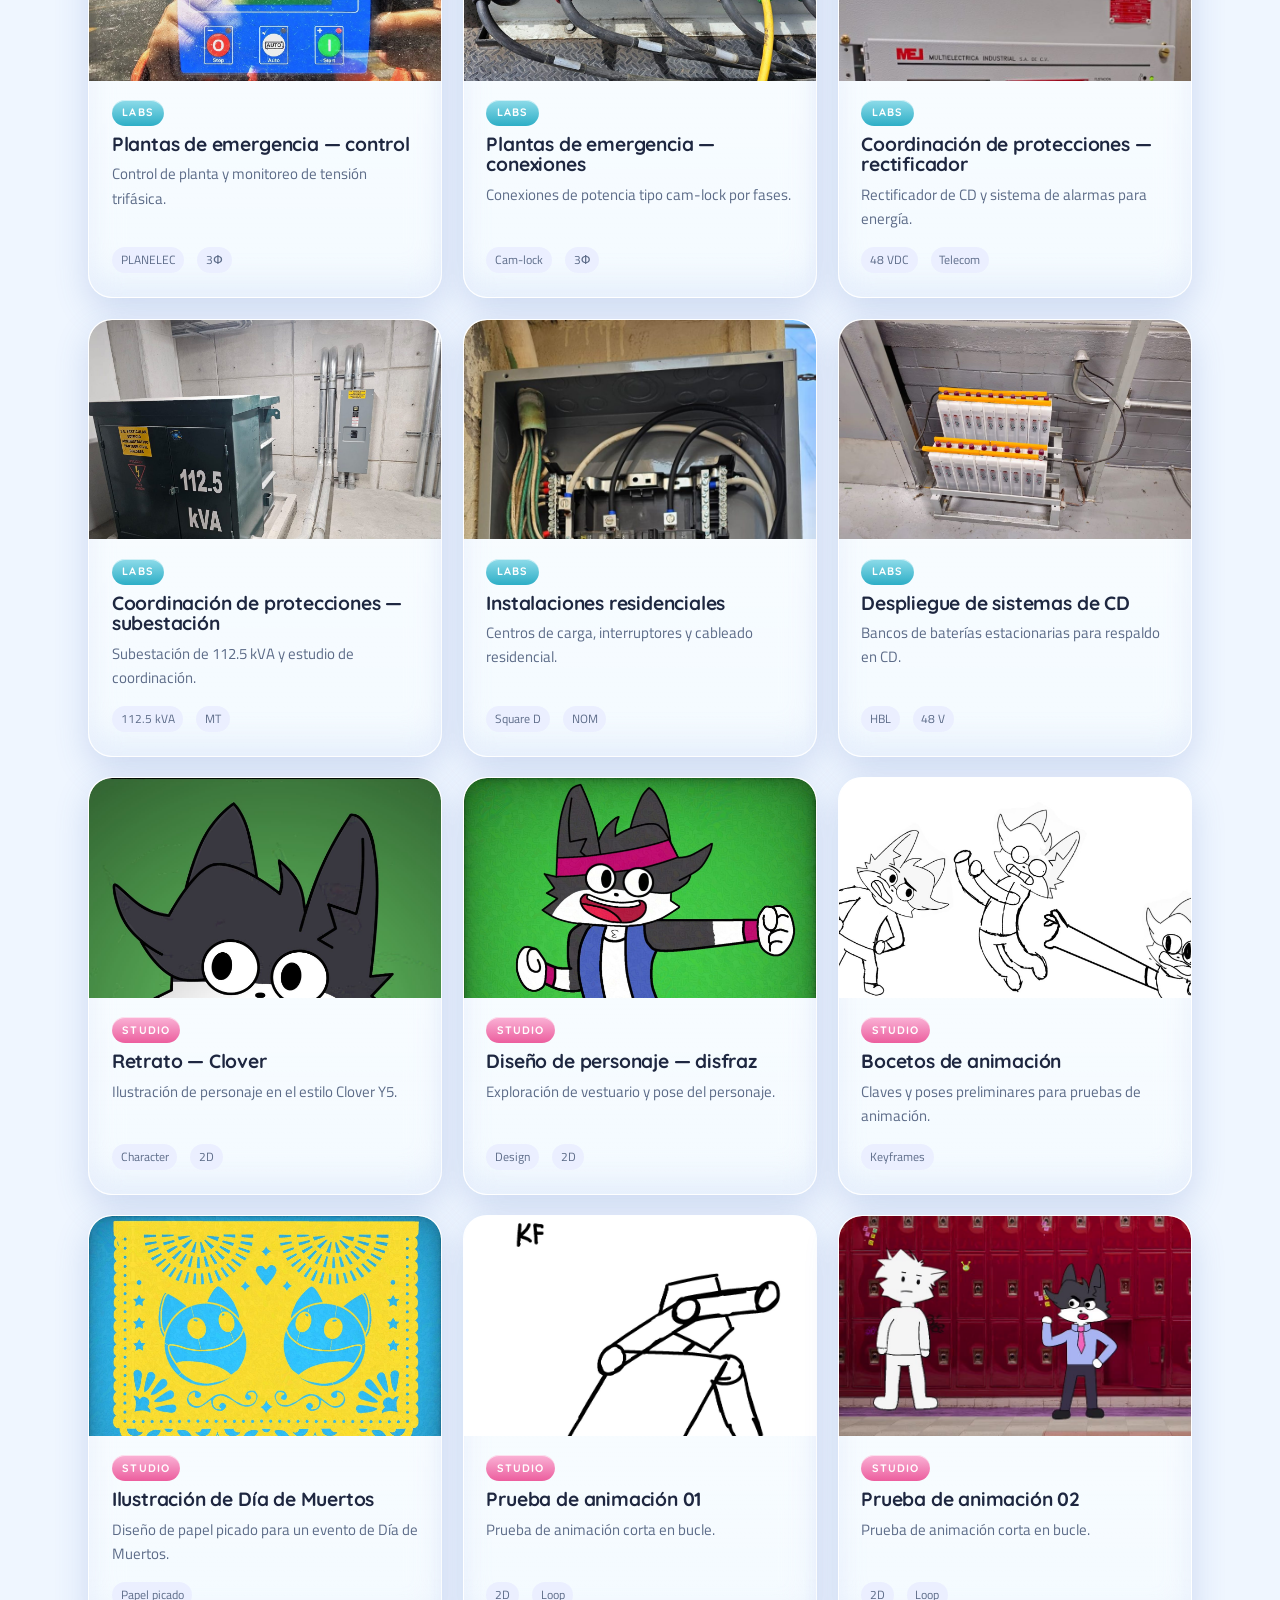
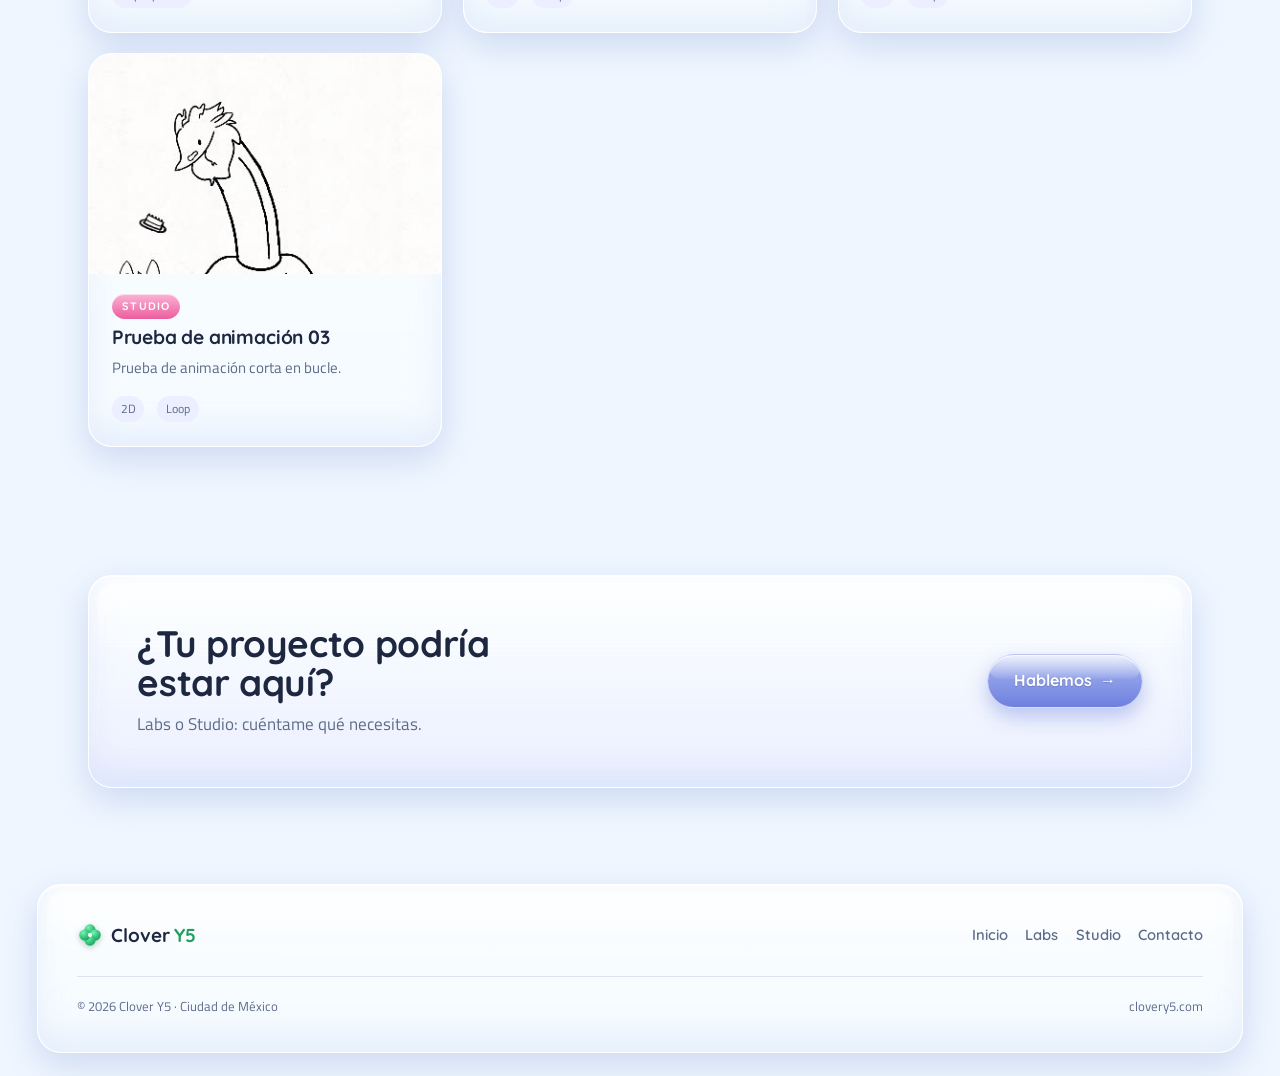
<file: proyectos.html>
<!DOCTYPE html>
<html lang="es">
<head>
<meta charset="UTF-8">
<meta name="viewport" content="width=device-width, initial-scale=1.0">
<title data-i18n="meta.title.proj">Proyectos — Clover Y5</title>
<meta name="description" content="Portafolio de Clover Y5: proyectos de ingeniería (Labs) y creativos (Studio).">
<link rel="preconnect" href="https://fonts.googleapis.com"><link rel="preconnect" href="https://fonts.gstatic.com" crossorigin>
<link href="https://fonts.googleapis.com/css2?family=Quicksand:wght@500;600;700&family=Titillium+Web:wght@400;600;700&display=swap" rel="stylesheet">
<link rel="stylesheet" href="style.css">
</head>
<body class="theme-home">
<div class="bubbles" aria-hidden="true"><span class="bubble"></span><span class="bubble"></span><span class="bubble"></span><span class="bubble"></span><span class="bubble"></span><span class="bubble"></span></div>
<nav class="nav">
  <a href="index.html" class="brand" aria-label="Clover Y5 — inicio"><svg class="leaf" viewBox="0 0 24 24" aria-hidden="true"><defs><radialGradient id="lg" cx="34%" cy="28%" r="78%"><stop offset="0%" stop-color="#7DF0B4"/><stop offset="55%" stop-color="#38C97E"/><stop offset="100%" stop-color="#1F9E5E"/></radialGradient></defs><g fill="url(#lg)"><circle cx="12" cy="7.2" r="5.1"/><circle cx="16.8" cy="12" r="5.1"/><circle cx="12" cy="16.8" r="5.1"/><circle cx="7.2" cy="12" r="5.1"/></g><circle cx="12" cy="12" r="2" fill="#fff" opacity=".92"/></svg><span class="brand-name">Clover <span class="y5">Y5</span></span></a>
  <div class="nav-right">
    <ul class="nav-links" id="nav-links">
      <li><a href="index.html" data-i18n="nav.home">Inicio</a></li>
      <li><a href="labs.html" data-i18n="nav.labs">Labs</a></li>
      <li><a href="studio.html" data-i18n="nav.studio">Studio</a></li>
      <li><a href="proyectos.html" class="active" data-i18n="nav.projects">Proyectos</a></li>
      <li><a href="contacto.html" data-i18n="nav.contact">Contacto</a></li>
    </ul>
    <div class="lang" role="group" aria-label="Idioma / Language"><button class="lang-btn active" data-lang="es" type="button">ES</button><button class="lang-btn" data-lang="en" type="button">EN</button></div>
    <button class="nav-toggle" data-i18n-aria="nav.openmenu" aria-label="Abrir menú" aria-expanded="false" aria-controls="nav-links"><span></span><span></span><span></span></button>
  </div>
</nav>
<main class="wrap">
  <section class="page-hero">
    <div class="glass" style="padding:clamp(1.8rem,4vw,2.8rem)">
      <span class="eyebrow" data-i18n="proj.eyebrow">Portafolio</span>
      <h1 style="margin-top:.5rem;font-size:clamp(2.2rem,6vw,3.8rem)" data-i18n="proj.h1">Proyectos</h1>
      <p class="lead" style="margin-top:.9rem" data-i18n="proj.lead">Trabajo de las dos disciplinas. Filtra por Labs (ingeniería) o Studio (creativo).</p>
    </div>
  </section>
  <section class="section-tight">
    <div class="filters" role="group" aria-label="Filtrar proyectos">
      <button class="filter-btn active" data-filter="all" data-i18n="filter.all">Todos</button>
      <button class="filter-btn" data-filter="labs">Labs</button>
      <button class="filter-btn" data-filter="studio">Studio</button>
    </div>
    <div class="grid-projects">
      <article class="glass card" data-brand="labs"><div class="card-top"><img src="assets/img/proyectos/e-bike-battery.jpg" alt="Pack de baterías 18650 para e-bike" loading="lazy"></div><div class="card-body"><span class="tag-brand labs">Labs</span><h3 data-i18n="p.ebike.t">Baterías para e-bike</h3><p data-i18n="p.ebike.d">Armado de packs 18650 con soldadura por puntos, níquel y balanceo BMS.</p><div class="card-meta"><span>18650</span><span>BMS</span></div></div></article>
      <article class="glass card" data-brand="labs"><div class="card-top"><img src="assets/img/proyectos/bldc-controller-repair.jpg" alt="Controlador de motor BLDC en reparación" loading="lazy"></div><div class="card-body"><span class="tag-brand labs">Labs</span><h3 data-i18n="p.bldc.t">Reparación de controladores BLDC/PMSM</h3><p data-i18n="p.bldc.d">Diagnóstico y reparación de controladores de motor sin escobillas.</p><div class="card-meta"><span>BLDC</span><span>PMSM</span></div></div></article>
      <article class="glass card" data-brand="labs"><div class="card-top"><img src="assets/img/proyectos/apfc-circuits.jpg" alt="Forma de onda APFC en osciloscopio" loading="lazy"></div><div class="card-body"><span class="tag-brand labs">Labs</span><h3 data-i18n="p.apfc.t">Circuitos APFC</h3><p data-i18n="p.apfc.d">Corrección activa del factor de potencia, verificada en el osciloscopio.</p><div class="card-meta"><span>PFC</span><span>Tek</span></div></div></article>
      <article class="glass card" data-brand="labs"><div class="card-top"><img src="assets/img/proyectos/surge-protector-repair.jpg" alt="Interior de un supresor de picos" loading="lazy"></div><div class="card-body"><span class="tag-brand labs">Labs</span><h3 data-i18n="p.surge.t">Reparación de supresor de picos</h3><p data-i18n="p.surge.d">Diagnóstico y reparación de un supresor de sobretensiones.</p><div class="card-meta"><span>TVS</span><span>MOV</span></div></div></article>
      <article class="glass card" data-brand="labs"><div class="card-top"><img src="assets/img/proyectos/esp32-speaker.jpg" alt="Prototipo de bocina con ESP32" loading="lazy"></div><div class="card-body"><span class="tag-brand labs">Labs</span><h3 data-i18n="p.esp32.t">Bocina DIY con ESP32</h3><p data-i18n="p.esp32.d">Prototipo de audio inalámbrico construido alrededor de un ESP32.</p><div class="card-meta"><span>ESP32</span><span>I²S</span></div></div></article>
      <article class="glass card" data-brand="labs"><div class="card-top"><img src="assets/img/proyectos/fiber-optic.jpg" alt="Bandeja de empalmes de fibra óptica" loading="lazy"></div><div class="card-body"><span class="tag-brand labs">Labs</span><h3 data-i18n="p.fiber.t">Técnico en fibra óptica</h3><p data-i18n="p.fiber.d">Empalme y organización de cierres de fibra óptica.</p><div class="card-meta"><span>FTTH</span><span>Splice</span></div></div></article>
      <article class="glass card" data-brand="labs"><div class="card-top"><img src="assets/img/proyectos/emergency-power-control.jpg" alt="Controlador de planta de emergencia PLANELEC" loading="lazy"></div><div class="card-body"><span class="tag-brand labs">Labs</span><h3 data-i18n="p.emctrl.t">Plantas de emergencia — control</h3><p data-i18n="p.emctrl.d">Control de planta y monitoreo de tensión trifásica.</p><div class="card-meta"><span>PLANELEC</span><span>3Φ</span></div></div></article>
      <article class="glass card" data-brand="labs"><div class="card-top"><img src="assets/img/proyectos/emergency-power-connections.jpg" alt="Conectores de potencia por fases" loading="lazy"></div><div class="card-body"><span class="tag-brand labs">Labs</span><h3 data-i18n="p.emconn.t">Plantas de emergencia — conexiones</h3><p data-i18n="p.emconn.d">Conexiones de potencia tipo cam-lock por fases.</p><div class="card-meta"><span>Cam-lock</span><span>3Φ</span></div></div></article>
      <article class="glass card" data-brand="labs"><div class="card-top"><img src="assets/img/proyectos/protection-rectifier.jpg" alt="Rectificador y panel de alarmas" loading="lazy"></div><div class="card-body"><span class="tag-brand labs">Labs</span><h3 data-i18n="p.rect.t">Coordinación de protecciones — rectificador</h3><p data-i18n="p.rect.d">Rectificador de CD y sistema de alarmas para energía.</p><div class="card-meta"><span>48 VDC</span><span>Telecom</span></div></div></article>
      <article class="glass card" data-brand="labs"><div class="card-top"><img src="assets/img/proyectos/protection-substation.jpg" alt="Subestación de 112.5 kVA" loading="lazy"></div><div class="card-body"><span class="tag-brand labs">Labs</span><h3 data-i18n="p.subst.t">Coordinación de protecciones — subestación</h3><p data-i18n="p.subst.d">Subestación de 112.5 kVA y estudio de coordinación.</p><div class="card-meta"><span>112.5 kVA</span><span>MT</span></div></div></article>
      <article class="glass card" data-brand="labs"><div class="card-top"><img src="assets/img/proyectos/residential-install.jpg" alt="Centro de carga residencial" loading="lazy"></div><div class="card-body"><span class="tag-brand labs">Labs</span><h3 data-i18n="p.resi.t">Instalaciones residenciales</h3><p data-i18n="p.resi.d">Centros de carga, interruptores y cableado residencial.</p><div class="card-meta"><span>Square D</span><span>NOM</span></div></div></article>
      <article class="glass card" data-brand="labs"><div class="card-top"><img src="assets/img/proyectos/dc-system.jpg" alt="Banco de baterías estacionarias" loading="lazy"></div><div class="card-body"><span class="tag-brand labs">Labs</span><h3 data-i18n="p.dcsys.t">Despliegue de sistemas de CD</h3><p data-i18n="p.dcsys.d">Bancos de baterías estacionarias para respaldo en CD.</p><div class="card-meta"><span>HBL</span><span>48 V</span></div></div></article>

      <article class="glass card" data-brand="studio"><div class="card-top"><img src="assets/img/proyectos/clover-portrait.jpg" alt="Retrato ilustrado de Clover" loading="lazy"></div><div class="card-body"><span class="tag-brand studio">Studio</span><h3 data-i18n="p.portrait.t">Retrato — Clover</h3><p data-i18n="p.portrait.d">Ilustración de personaje en el estilo Clover Y5.</p><div class="card-meta"><span>Character</span><span>2D</span></div></div></article>
      <article class="glass card" data-brand="studio"><div class="card-top"><img src="assets/img/proyectos/clover-costume.jpg" alt="Diseño de personaje con disfraz" loading="lazy"></div><div class="card-body"><span class="tag-brand studio">Studio</span><h3 data-i18n="p.costume.t">Diseño de personaje — disfraz</h3><p data-i18n="p.costume.d">Exploración de vestuario y pose del personaje.</p><div class="card-meta"><span>Design</span><span>2D</span></div></div></article>
      <article class="glass card" data-brand="studio"><div class="card-top"><img src="assets/img/proyectos/animation-sketches.jpg" alt="Bocetos de poses para animación" loading="lazy"></div><div class="card-body"><span class="tag-brand studio">Studio</span><h3 data-i18n="p.sketch.t">Bocetos de animación</h3><p data-i18n="p.sketch.d">Claves y poses preliminares para pruebas de animación.</p><div class="card-meta"><span>Keyframes</span></div></div></article>
      <article class="glass card" data-brand="studio"><div class="card-top"><img src="assets/img/proyectos/dia-de-muertos.jpg" alt="Papel picado de Día de Muertos" loading="lazy"></div><div class="card-body"><span class="tag-brand studio">Studio</span><h3 data-i18n="p.muertos.t">Ilustración de Día de Muertos</h3><p data-i18n="p.muertos.d">Diseño de papel picado para un evento de Día de Muertos.</p><div class="card-meta"><span>Papel picado</span></div></div></article>

      <article class="glass card" data-brand="studio"><div class="card-top"><video src="assets/video/anim-1.mp4" poster="assets/video/anim-1.jpg" autoplay muted loop playsinline></video></div><div class="card-body"><span class="tag-brand studio">Studio</span><h3><span data-i18n="p.anim.t">Prueba de animación</span> 01</h3><p data-i18n="p.anim.d">Prueba de animación corta en bucle.</p><div class="card-meta"><span>2D</span><span>Loop</span></div></div></article>
      <article class="glass card" data-brand="studio"><div class="card-top"><video src="assets/video/anim-2.mp4" poster="assets/video/anim-2.jpg" autoplay muted loop playsinline></video></div><div class="card-body"><span class="tag-brand studio">Studio</span><h3><span data-i18n="p.anim.t">Prueba de animación</span> 02</h3><p data-i18n="p.anim.d">Prueba de animación corta en bucle.</p><div class="card-meta"><span>2D</span><span>Loop</span></div></div></article>
      <article class="glass card" data-brand="studio"><div class="card-top"><video src="assets/video/anim-3.mp4" poster="assets/video/anim-3.jpg" autoplay muted loop playsinline></video></div><div class="card-body"><span class="tag-brand studio">Studio</span><h3><span data-i18n="p.anim.t">Prueba de animación</span> 03</h3><p data-i18n="p.anim.d">Prueba de animación corta en bucle.</p><div class="card-meta"><span>2D</span><span>Loop</span></div></div></article>
    </div>
  </section>
  <section class="section-tight"><div class="glass cta-band"><div><h2 data-i18n="proj.cta.h2">¿Tu proyecto podría estar aquí?</h2><p data-i18n="proj.cta.p">Labs o Studio: cuéntame qué necesitas.</p></div><a href="contacto.html" class="btn btn-primary"><span data-i18n="btn.talk">Hablemos</span> <span class="arr">→</span></a></div></section>
</main>
<footer class="glass foot"><div class="foot-grid"><a href="index.html" class="brand"><svg class="leaf" viewBox="0 0 24 24" aria-hidden="true"><g fill="url(#lg)"><circle cx="12" cy="7.2" r="5.1"/><circle cx="16.8" cy="12" r="5.1"/><circle cx="12" cy="16.8" r="5.1"/><circle cx="7.2" cy="12" r="5.1"/></g><circle cx="12" cy="12" r="2" fill="#fff" opacity=".92"/></svg><span class="brand-name">Clover <span class="y5">Y5</span></span></a><ul class="foot-links"><li><a href="index.html" data-i18n="nav.home">Inicio</a></li><li><a href="labs.html" data-i18n="nav.labs">Labs</a></li><li><a href="studio.html" data-i18n="nav.studio">Studio</a></li><li><a href="contacto.html" data-i18n="nav.contact">Contacto</a></li></ul></div><div class="foot-bottom"><span data-i18n="foot.copy">© 2026 Clover Y5 · Ciudad de México</span><span>clovery5.com</span></div></footer>
<script src="script.js"></script>
</body></html>
</file>
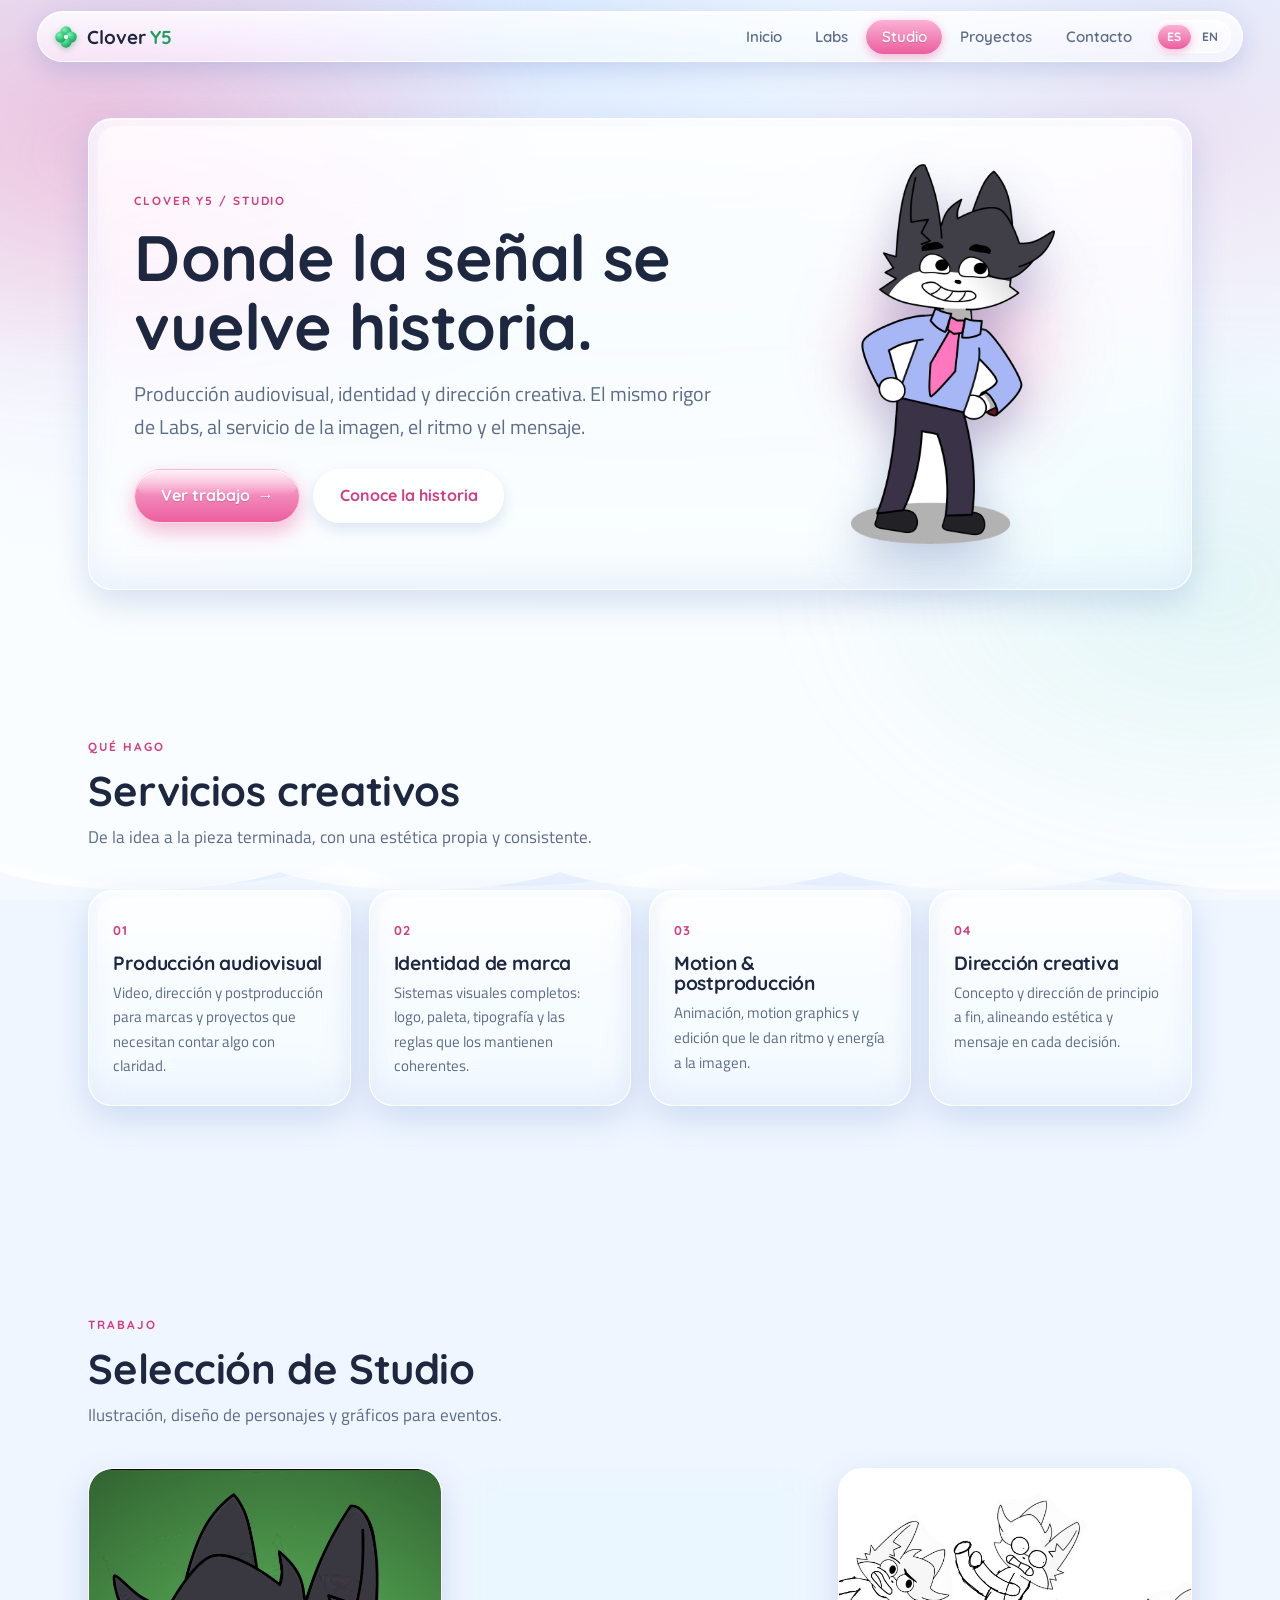
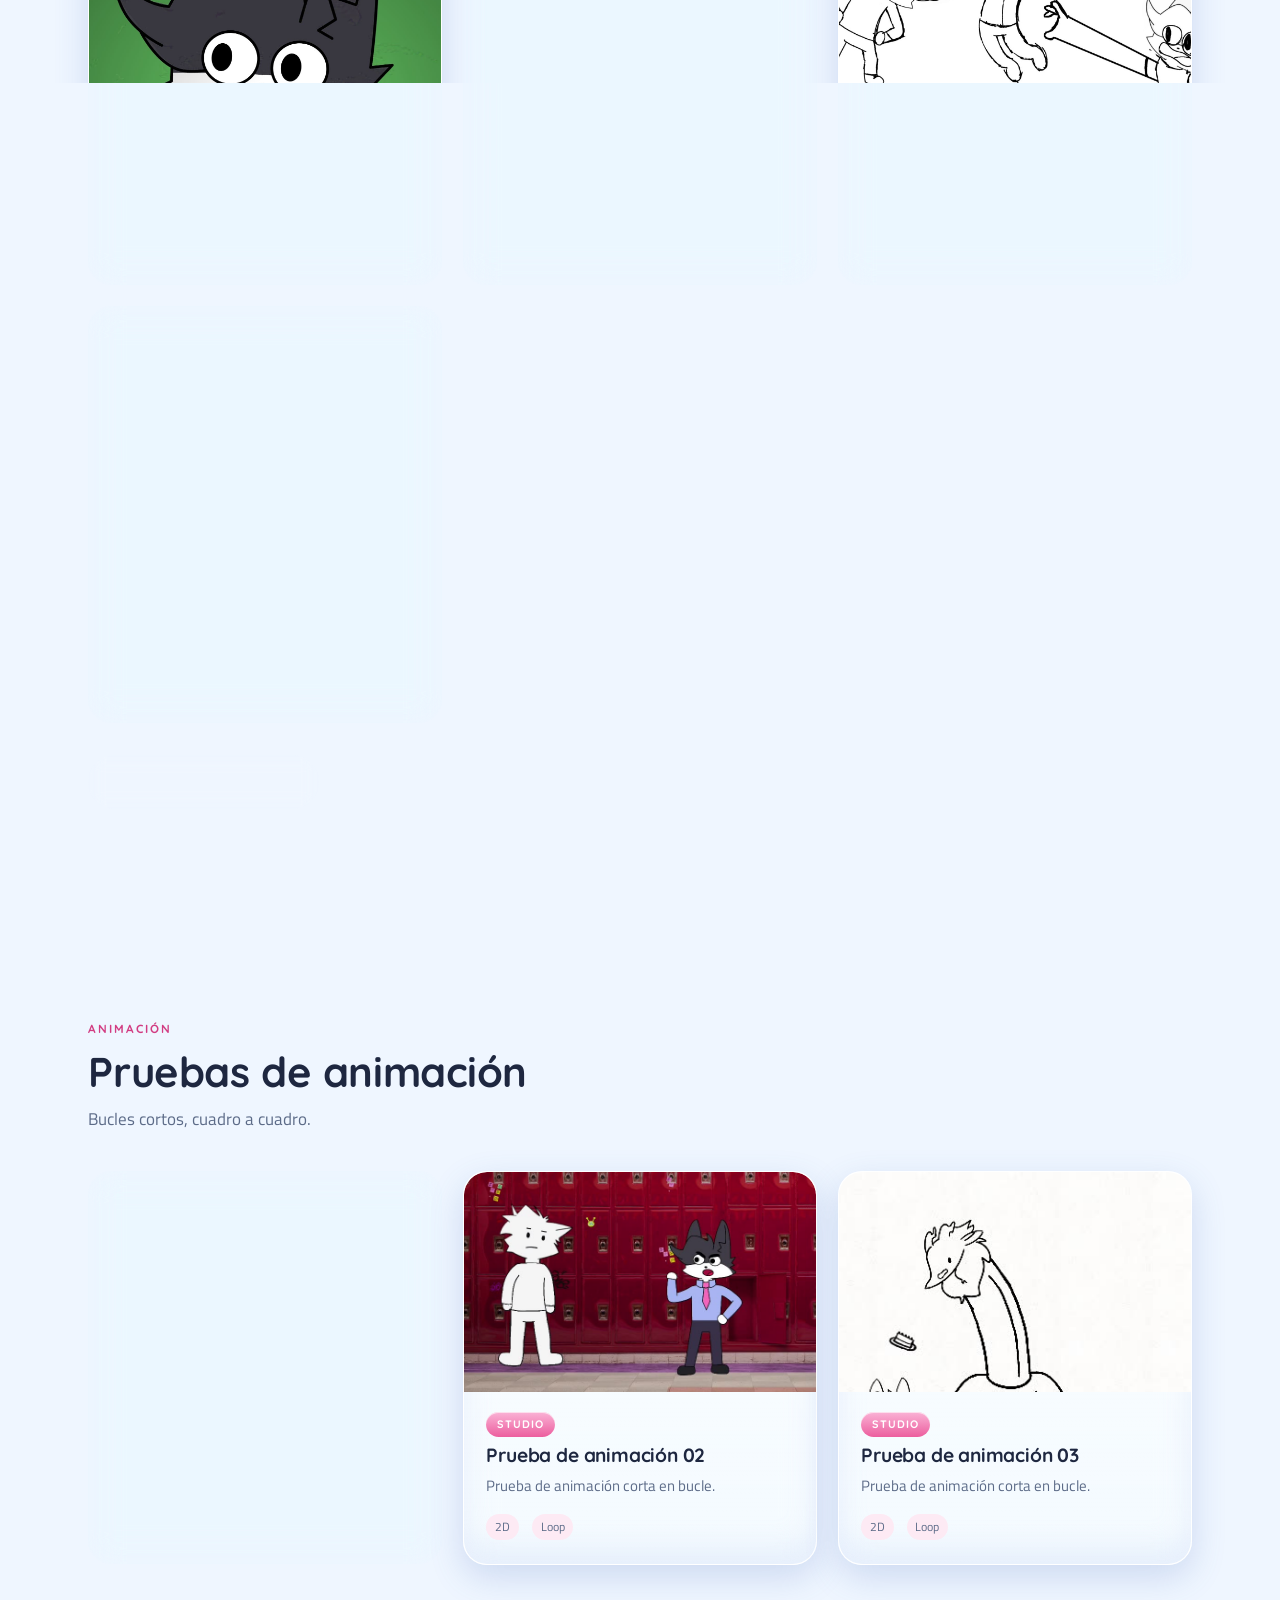
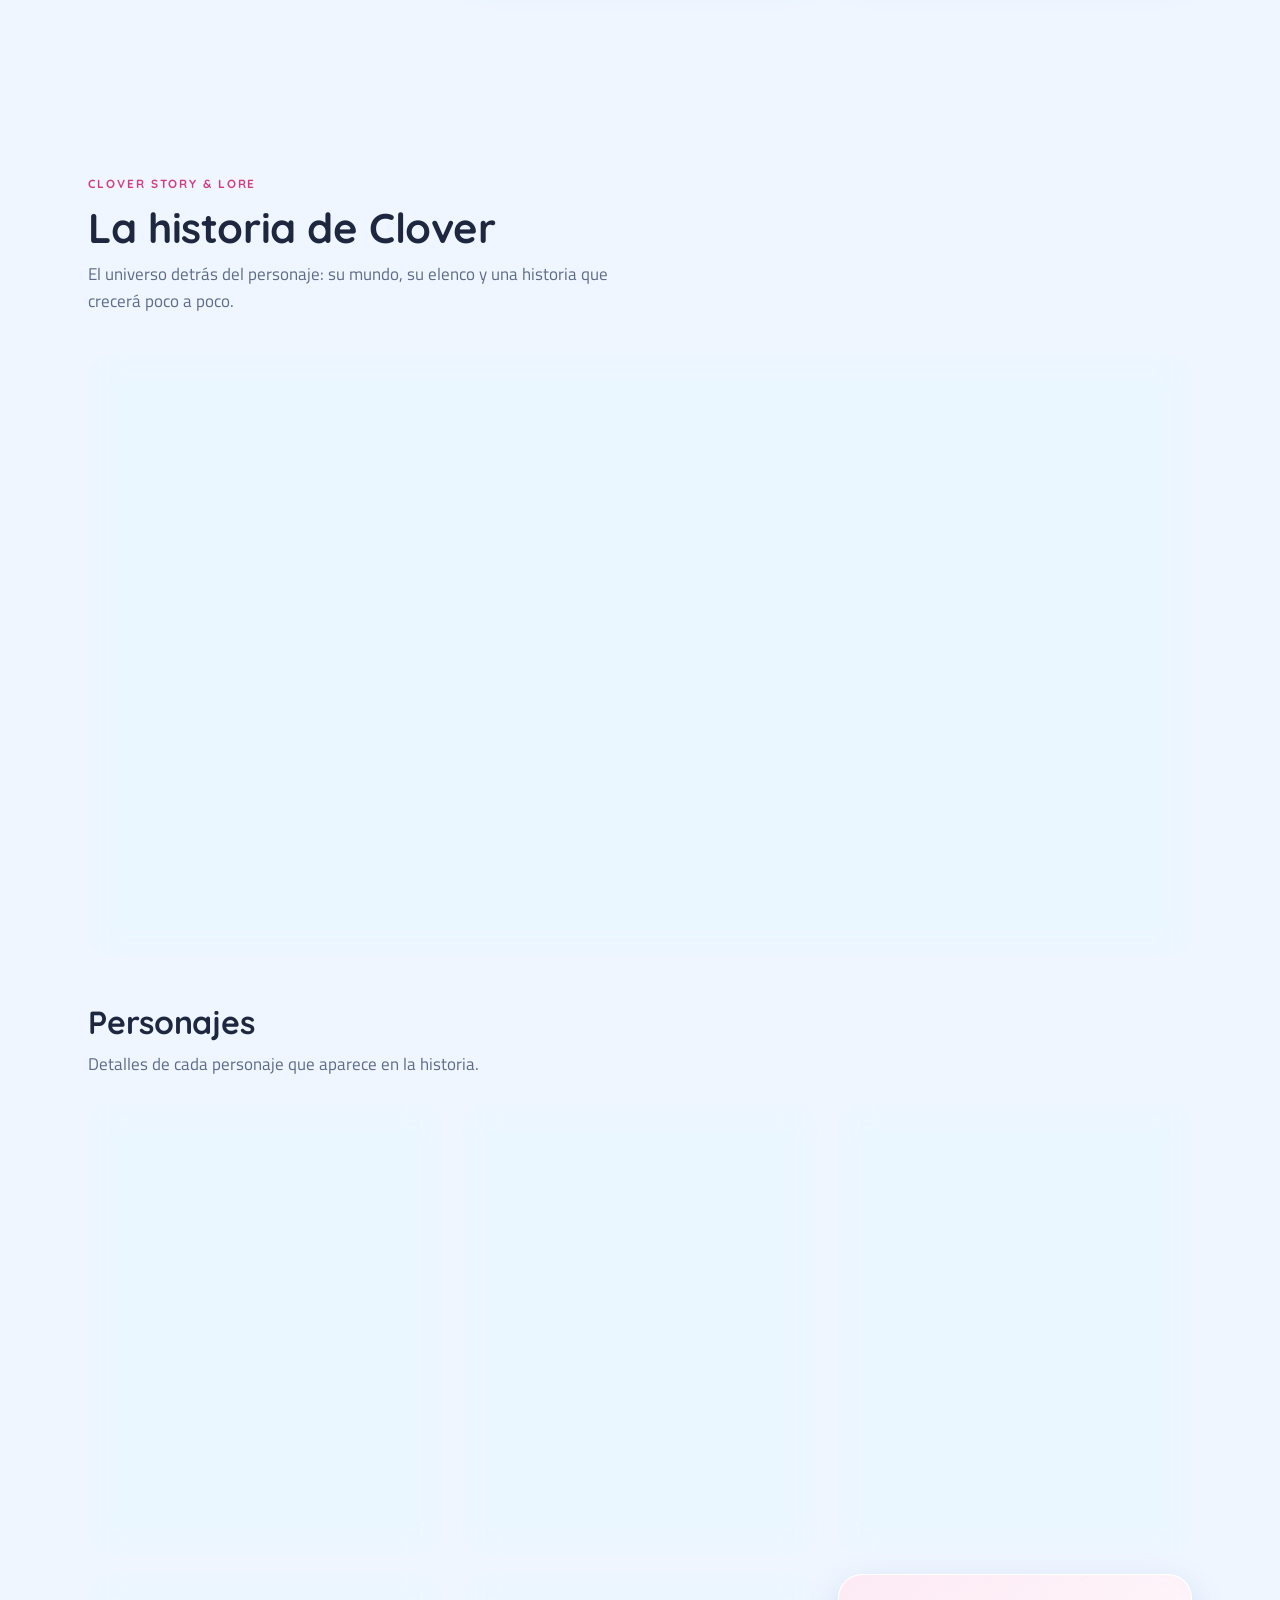
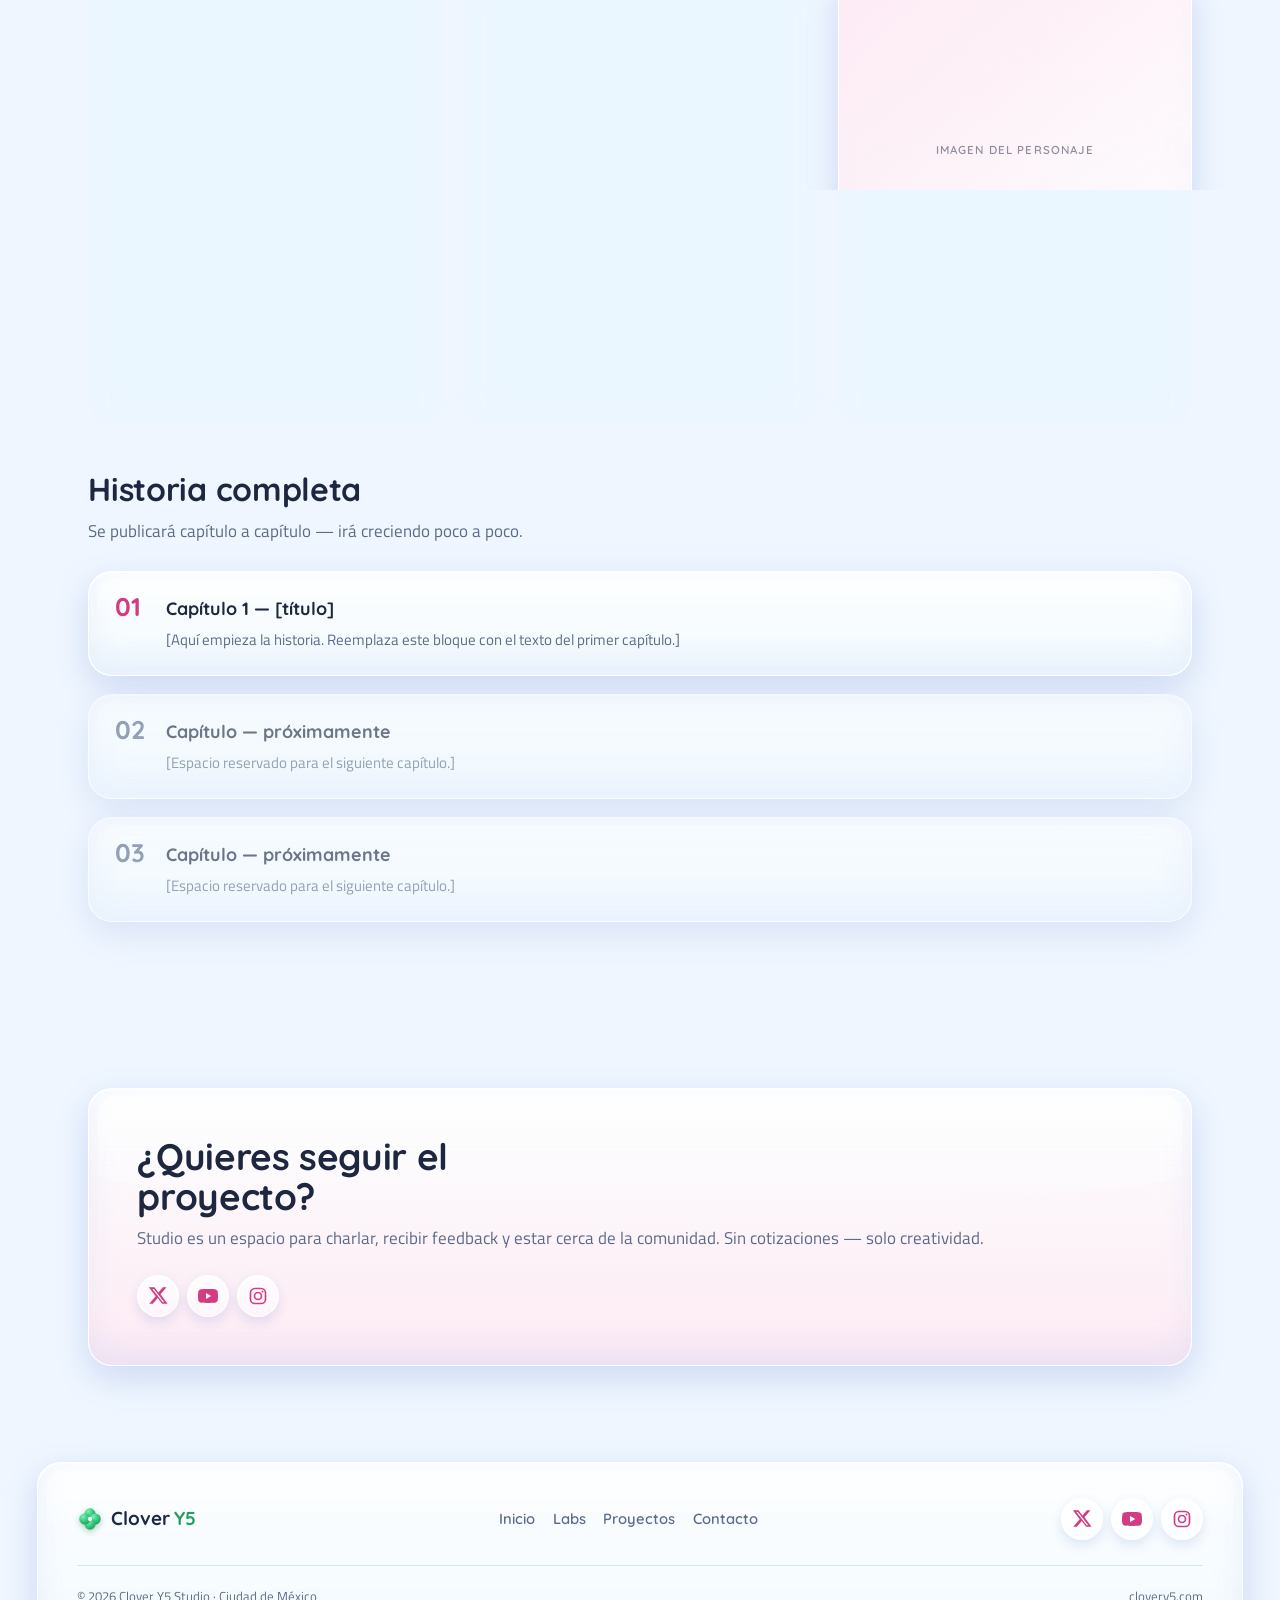
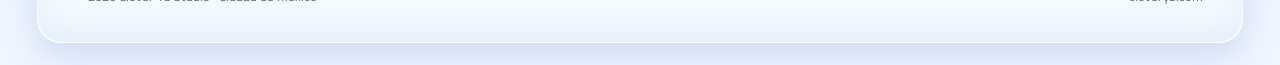
<file: studio.html>
<!DOCTYPE html>
<html lang="es">
<head>
<meta charset="UTF-8">
<meta name="viewport" content="width=device-width, initial-scale=1.0">
<title data-i18n="meta.title.studio">Clover Y5 Studio — Creativo & audiovisual</title>
<meta name="description" content="Clover Y5 Studio: producción audiovisual, identidad de marca, motion y dirección creativa.">
<link rel="preconnect" href="https://fonts.googleapis.com"><link rel="preconnect" href="https://fonts.gstatic.com" crossorigin>
<link href="https://fonts.googleapis.com/css2?family=Quicksand:wght@500;600;700&family=Titillium+Web:wght@400;600;700&display=swap" rel="stylesheet">
<link rel="stylesheet" href="style.css">
</head>
<body class="theme-studio">
<div class="bubbles" aria-hidden="true"><span class="bubble"></span><span class="bubble"></span><span class="bubble"></span><span class="bubble"></span><span class="bubble"></span><span class="bubble"></span></div>
<nav class="nav">
  <a href="index.html" class="brand" aria-label="Clover Y5 — inicio"><svg class="leaf" viewBox="0 0 24 24" aria-hidden="true"><defs><radialGradient id="lg" cx="34%" cy="28%" r="78%"><stop offset="0%" stop-color="#7DF0B4"/><stop offset="55%" stop-color="#38C97E"/><stop offset="100%" stop-color="#1F9E5E"/></radialGradient></defs><g fill="url(#lg)"><circle cx="12" cy="7.2" r="5.1"/><circle cx="16.8" cy="12" r="5.1"/><circle cx="12" cy="16.8" r="5.1"/><circle cx="7.2" cy="12" r="5.1"/></g><circle cx="12" cy="12" r="2" fill="#fff" opacity=".92"/></svg><span class="brand-name">Clover <span class="y5">Y5</span></span></a>
  <div class="nav-right">
    <ul class="nav-links" id="nav-links">
      <li><a href="index.html" data-i18n="nav.home">Inicio</a></li>
      <li><a href="labs.html" data-i18n="nav.labs">Labs</a></li>
      <li><a href="studio.html" class="active" data-i18n="nav.studio">Studio</a></li>
      <li><a href="proyectos.html" data-i18n="nav.projects">Proyectos</a></li>
      <li><a href="contacto.html" data-i18n="nav.contact">Contacto</a></li>
    </ul>
    <div class="lang" role="group" aria-label="Idioma / Language"><button class="lang-btn active" data-lang="es" type="button">ES</button><button class="lang-btn" data-lang="en" type="button">EN</button></div>
    <button class="nav-toggle" data-i18n-aria="nav.openmenu" aria-label="Abrir menú" aria-expanded="false" aria-controls="nav-links"><span></span><span></span><span></span></button>
  </div>
</nav>
<main class="wrap">
  <section class="page-hero">
    <div class="glass page-hero-grid">
      <div>
        <span class="eyebrow" data-i18n="tag.cy5studio">Clover Y5 / Studio</span>
        <h1 style="margin-top:.6rem" data-i18n="studio.h1">Donde la señal se vuelve historia.</h1>
        <p class="lead" data-i18n="studio.lead">Producción audiovisual, identidad y dirección creativa. El mismo rigor de Labs, al servicio de la imagen, el ritmo y el mensaje.</p>
        <div class="hero-actions"><a href="proyectos.html" class="btn btn-primary"><span data-i18n="btn.viewwork">Ver trabajo</span> <span class="arr">→</span></a><a href="#historia" class="btn btn-ghost" data-i18n="btn.story">Conoce la historia</a></div>
      </div>
      <div class="figure-glow"><img class="char" src="assets/img/characters/clover-studio.png" alt="Personaje de Clover Y5 Studio" loading="eager"></div>
    </div>
  </section>
  <section class="section">
    <div class="section-head"><span class="eyebrow" data-i18n="studio.svc.eyebrow">Qué hago</span><h2 data-i18n="studio.svc.h2">Servicios creativos</h2><p data-i18n="studio.svc.p">De la idea a la pieza terminada, con una estética propia y consistente.</p></div>
    <div class="grid-services">
      <div class="glass svc"><span class="svc-no">01</span><h3 data-i18n="studio.svc1.t">Producción audiovisual</h3><p data-i18n="studio.svc1.d">Video, dirección y postproducción para marcas y proyectos que necesitan contar algo con claridad.</p></div>
      <div class="glass svc"><span class="svc-no">02</span><h3 data-i18n="studio.svc2.t">Identidad de marca</h3><p data-i18n="studio.svc2.d">Sistemas visuales completos: logo, paleta, tipografía y las reglas que los mantienen coherentes.</p></div>
      <div class="glass svc"><span class="svc-no">03</span><h3 data-i18n="studio.svc3.t">Motion & postproducción</h3><p data-i18n="studio.svc3.d">Animación, motion graphics y edición que le dan ritmo y energía a la imagen.</p></div>
      <div class="glass svc"><span class="svc-no">04</span><h3 data-i18n="studio.svc4.t">Dirección creativa</h3><p data-i18n="studio.svc4.d">Concepto y dirección de principio a fin, alineando estética y mensaje en cada decisión.</p></div>
    </div>
  </section>
  <section class="section">
    <div class="section-head"><span class="eyebrow" data-i18n="studio.work.eyebrow">Trabajo</span><h2 data-i18n="studio.work.h2">Selección de Studio</h2><p data-i18n="studio.work.p">Ilustración, diseño de personajes y gráficos para eventos.</p></div>
    <div class="grid-projects">
      <article class="glass card"><div class="card-top"><img src="assets/img/proyectos/clover-portrait.jpg" alt="Retrato ilustrado de Clover" loading="lazy"></div><div class="card-body"><span class="tag-brand studio">Studio</span><h3 data-i18n="p.portrait.t">Retrato — Clover</h3><p data-i18n="p.portrait.d">Ilustración de personaje en el estilo Clover Y5.</p><div class="card-meta"><span>Character</span><span>2D</span></div></div></article>
      <article class="glass card"><div class="card-top"><img src="assets/img/proyectos/clover-costume.jpg" alt="Diseño de personaje con disfraz" loading="lazy"></div><div class="card-body"><span class="tag-brand studio">Studio</span><h3 data-i18n="p.costume.t">Diseño de personaje — disfraz</h3><p data-i18n="p.costume.d">Exploración de vestuario y pose del personaje.</p><div class="card-meta"><span>Design</span><span>2D</span></div></div></article>
      <article class="glass card"><div class="card-top"><img src="assets/img/proyectos/animation-sketches.jpg" alt="Bocetos de poses para animación" loading="lazy"></div><div class="card-body"><span class="tag-brand studio">Studio</span><h3 data-i18n="p.sketch.t">Bocetos de animación</h3><p data-i18n="p.sketch.d">Claves y poses preliminares para pruebas de animación.</p><div class="card-meta"><span>Keyframes</span></div></div></article>
      <article class="glass card"><div class="card-top"><img src="assets/img/proyectos/dia-de-muertos.jpg" alt="Papel picado de Día de Muertos" loading="lazy"></div><div class="card-body"><span class="tag-brand studio">Studio</span><h3 data-i18n="p.muertos.t">Ilustración de Día de Muertos</h3><p data-i18n="p.muertos.d">Diseño de papel picado para un evento de Día de Muertos.</p><div class="card-meta"><span>Papel picado</span></div></div></article>
    </div>
    <div style="margin-top:2rem"><a href="proyectos.html" class="btn btn-ghost"><span data-i18n="btn.allprojects">Todos los proyectos</span> <span class="arr">→</span></a></div>
  </section>
  <section class="section">
    <div class="section-head"><span class="eyebrow" data-i18n="studio.anim.eyebrow">Animación</span><h2 data-i18n="studio.anim.h2">Pruebas de animación</h2><p data-i18n="studio.anim.p">Bucles cortos, cuadro a cuadro.</p></div>
    <div class="grid-projects">
      <article class="glass card"><div class="card-top"><video src="assets/video/anim-1.mp4" poster="assets/video/anim-1.jpg" autoplay muted loop playsinline></video></div><div class="card-body"><span class="tag-brand studio">Studio</span><h3><span data-i18n="p.anim.t">Prueba de animación</span> 01</h3><p data-i18n="p.anim.d">Prueba de animación corta en bucle.</p><div class="card-meta"><span>2D</span><span>Loop</span></div></div></article>
      <article class="glass card"><div class="card-top"><video src="assets/video/anim-2.mp4" poster="assets/video/anim-2.jpg" autoplay muted loop playsinline></video></div><div class="card-body"><span class="tag-brand studio">Studio</span><h3><span data-i18n="p.anim.t">Prueba de animación</span> 02</h3><p data-i18n="p.anim.d">Prueba de animación corta en bucle.</p><div class="card-meta"><span>2D</span><span>Loop</span></div></div></article>
      <article class="glass card"><div class="card-top"><video src="assets/video/anim-3.mp4" poster="assets/video/anim-3.jpg" autoplay muted loop playsinline></video></div><div class="card-body"><span class="tag-brand studio">Studio</span><h3><span data-i18n="p.anim.t">Prueba de animación</span> 03</h3><p data-i18n="p.anim.d">Prueba de animación corta en bucle.</p><div class="card-meta"><span>2D</span><span>Loop</span></div></div></article>
    </div>
  </section>
  <section class="section" id="historia">
    <div class="section-head">
      <span class="eyebrow" data-i18n="lore.eyebrow">Clover Story &amp; Lore</span>
      <h2 data-i18n="lore.h2">La historia de Clover</h2>
      <p data-i18n="lore.p">El universo detrás del personaje: su mundo, su elenco y una historia que crecerá poco a poco.</p>
    </div>
    <div class="glass lore-summary">
      <div class="img-ph" style="aspect-ratio:4/5" data-i18n="lore.keyart">Arte clave</div>
      <div>
        <h3 data-i18n="lore.sum.h3">Resumen</h3>
        <p data-i18n="lore.sum.p">[Espacio para un resumen breve de la historia de Clover: quién es, de dónde viene y qué lo mueve. Aquí irá el “pitch” del lore.]</p>
      </div>
    </div>
    <div class="section-head" style="margin-top:3rem;margin-bottom:1.6rem"><h3 style="font-size:clamp(1.4rem,3vw,2rem)" data-i18n="lore.cast.h3">Personajes</h3><p data-i18n="lore.cast.p">Detalles de cada personaje que aparece en la historia.</p></div>
    <div class="grid-projects">
      <article class="glass card char-card"><div class="card-top img-ph" data-i18n="lore.char.ph">Imagen del personaje</div><div class="card-body"><h3 data-i18n="lore.char1.t">Clover</h3><p data-i18n="lore.char1.d">[Protagonista. Rol, personalidad y rasgos clave.]</p></div></article>
      <article class="glass card char-card"><div class="card-top img-ph" data-i18n="lore.char.ph">Imagen del personaje</div><div class="card-body"><h3><span data-i18n="lore.char.t">Personaje</span> 02</h3><p data-i18n="lore.char.d">[Nombre, rol y relación con Clover.]</p></div></article>
      <article class="glass card char-card"><div class="card-top img-ph" data-i18n="lore.char.ph">Imagen del personaje</div><div class="card-body"><h3><span data-i18n="lore.char.t">Personaje</span> 03</h3><p data-i18n="lore.char.d">[Nombre, rol y relación con Clover.]</p></div></article>
      <article class="glass card char-card"><div class="card-top img-ph" data-i18n="lore.char.ph">Imagen del personaje</div><div class="card-body"><h3><span data-i18n="lore.char.t">Personaje</span> 04</h3><p data-i18n="lore.char.d">[Nombre, rol y relación con Clover.]</p></div></article>
      <article class="glass card char-card"><div class="card-top img-ph" data-i18n="lore.char.ph">Imagen del personaje</div><div class="card-body"><h3><span data-i18n="lore.char.t">Personaje</span> 05</h3><p data-i18n="lore.char.d">[Nombre, rol y relación con Clover.]</p></div></article>
      <article class="glass card char-card"><div class="card-top img-ph" data-i18n="lore.char.ph">Imagen del personaje</div><div class="card-body"><h3><span data-i18n="lore.char.t">Personaje</span> 06</h3><p data-i18n="lore.char.d">[Nombre, rol y relación con Clover.]</p></div></article>
    </div>
    <div class="section-head" style="margin-top:3rem;margin-bottom:1.6rem"><h3 style="font-size:clamp(1.4rem,3vw,2rem)" data-i18n="lore.story.h3">Historia completa</h3><p data-i18n="lore.story.p">Se publicará capítulo a capítulo — irá creciendo poco a poco.</p></div>
    <div class="chapters">
      <article class="glass chapter"><span class="ch-no">01</span><div><h4 data-i18n="lore.ch1.t">Capítulo 1 — [título]</h4><p data-i18n="lore.ch1.d">[Aquí empieza la historia. Reemplaza este bloque con el texto del primer capítulo.]</p></div></article>
      <article class="glass chapter locked"><span class="ch-no">02</span><div><h4><span data-i18n="lore.chsoon.t">Capítulo — próximamente</span></h4><p data-i18n="lore.chsoon.d">[Espacio reservado para el siguiente capítulo.]</p></div></article>
      <article class="glass chapter locked"><span class="ch-no">03</span><div><h4><span data-i18n="lore.chsoon.t">Capítulo — próximamente</span></h4><p data-i18n="lore.chsoon.d">[Espacio reservado para el siguiente capítulo.]</p></div></article>
    </div>
  </section>
  <section class="section-tight"><div class="glass cta-band">
    <div>
      <h2 data-i18n="studio.comm.h2">¿Quieres seguir el proyecto?</h2>
      <p data-i18n="studio.comm.p">Studio es un espacio para charlar, recibir feedback y estar cerca de la comunidad. Sin cotizaciones — solo creatividad.</p>
    </div>
    <div class="socials" aria-label="Redes de Clover Y5 Studio">
      <a href="https://x.com/clovery5studio" target="_blank" rel="noopener" aria-label="X · Clover Y5 Studio"><svg viewBox="0 0 24 24" aria-hidden="true"><path d="M18.9 1.6h3.3l-7.2 8.3 8.5 11.3h-6.6l-5.2-6.8-5.9 6.8H1.5l7.7-8.9L1 1.6h6.8l4.7 6.2 5.4-6.2Zm-1.2 18h1.8L7.1 3.5H5.2L17.7 19.6Z"/></svg></a>
      <a href="https://www.youtube.com/@clovery5studio" target="_blank" rel="noopener" aria-label="YouTube · Clover Y5 Studio"><svg viewBox="0 0 24 24" aria-hidden="true"><path d="M23.5 6.2a3 3 0 0 0-2.1-2.1C19.5 3.6 12 3.6 12 3.6s-7.5 0-9.4.5A3 3 0 0 0 .5 6.2 31 31 0 0 0 0 12a31 31 0 0 0 .5 5.8 3 3 0 0 0 2.1 2.1c1.9.5 9.4.5 9.4.5s7.5 0 9.4-.5a3 3 0 0 0 2.1-2.1A31 31 0 0 0 24 12a31 31 0 0 0-.5-5.8ZM9.6 15.5v-7l6.3 3.5-6.3 3.5Z"/></svg></a>
      <a href="https://www.instagram.com/clovery5studio/" target="_blank" rel="noopener" aria-label="Instagram · Clover Y5 Studio"><svg viewBox="0 0 24 24" aria-hidden="true" fill="none" stroke="currentColor" stroke-width="2"><rect x="3" y="3" width="18" height="18" rx="5.2" fill="none"/><circle cx="12" cy="12" r="4.2" fill="none"/><circle cx="17.4" cy="6.6" r="1.2" fill="currentColor" stroke="none"/></svg></a>
    </div>
  </div></section>
</main>
<footer class="glass foot"><div class="foot-grid"><a href="index.html" class="brand"><svg class="leaf" viewBox="0 0 24 24" aria-hidden="true"><g fill="url(#lg)"><circle cx="12" cy="7.2" r="5.1"/><circle cx="16.8" cy="12" r="5.1"/><circle cx="12" cy="16.8" r="5.1"/><circle cx="7.2" cy="12" r="5.1"/></g><circle cx="12" cy="12" r="2" fill="#fff" opacity=".92"/></svg><span class="brand-name">Clover <span class="y5">Y5</span></span></a><ul class="foot-links"><li><a href="index.html" data-i18n="nav.home">Inicio</a></li><li><a href="labs.html" data-i18n="nav.labs">Labs</a></li><li><a href="proyectos.html" data-i18n="nav.projects">Proyectos</a></li><li><a href="contacto.html" data-i18n="nav.contact">Contacto</a></li></ul><div class="socials" aria-label="Redes de Clover Y5 Studio"><a href="https://x.com/clovery5studio" target="_blank" rel="noopener" aria-label="X · Clover Y5 Studio"><svg viewBox="0 0 24 24" aria-hidden="true"><path d="M18.9 1.6h3.3l-7.2 8.3 8.5 11.3h-6.6l-5.2-6.8-5.9 6.8H1.5l7.7-8.9L1 1.6h6.8l4.7 6.2 5.4-6.2Zm-1.2 18h1.8L7.1 3.5H5.2L17.7 19.6Z"/></svg></a><a href="https://www.youtube.com/@clovery5studio" target="_blank" rel="noopener" aria-label="YouTube · Clover Y5 Studio"><svg viewBox="0 0 24 24" aria-hidden="true"><path d="M23.5 6.2a3 3 0 0 0-2.1-2.1C19.5 3.6 12 3.6 12 3.6s-7.5 0-9.4.5A3 3 0 0 0 .5 6.2 31 31 0 0 0 0 12a31 31 0 0 0 .5 5.8 3 3 0 0 0 2.1 2.1c1.9.5 9.4.5 9.4.5s7.5 0 9.4-.5a3 3 0 0 0 2.1-2.1A31 31 0 0 0 24 12a31 31 0 0 0-.5-5.8ZM9.6 15.5v-7l6.3 3.5-6.3 3.5Z"/></svg></a><a href="https://www.instagram.com/clovery5studio/" target="_blank" rel="noopener" aria-label="Instagram · Clover Y5 Studio"><svg viewBox="0 0 24 24" aria-hidden="true" fill="none" stroke="currentColor" stroke-width="2"><rect x="3" y="3" width="18" height="18" rx="5.2" fill="none"/><circle cx="12" cy="12" r="4.2" fill="none"/><circle cx="17.4" cy="6.6" r="1.2" fill="currentColor" stroke="none"/></svg></a></div></div><div class="foot-bottom"><span data-i18n="foot.copy.studio">© 2026 Clover Y5 Studio · Ciudad de México</span><span>clovery5.com</span></div></footer>
<script src="script.js"></script>
</body></html>
</file>
<file: style.css>
/* ============================================================
   CLOVER Y5 — Frutiger Aero
   Vidrio glossy + cielo + burbujas, con la paleta de Clover:
   periwinkle (marca) · aqua (Labs) · rosa (Studio) · trébol verde
   Tipografía: Quicksand (títulos) · Titillium Web (cuerpo/UI)
   ============================================================ */

:root {
  --ink: #1E2740;
  --muted: #5C6B88;
  --maxw: 1180px;
  --pad: clamp(1.1rem, 4vw, 2.4rem);
  --glass-bd: rgba(255,255,255,.9);
  --green: #38C97E;       /* trébol glossy (logo) */
  --green-d: #1F9E5E;
  --font-head: 'Quicksand', sans-serif;
  --font-body: 'Titillium Web', system-ui, sans-serif;
  --ease: cubic-bezier(.22,1,.36,1);

  /* tema por defecto: marca (periwinkle) */
  --a300:#A8B7F1; --a600:#6E80DE; --a700:#4A5BC0; --argb:110,128,222; --tint:#EBEFFF;
}
.theme-labs   { --a300:#8FDCEA; --a600:#2DAEC6; --a700:#1B8AA1; --argb:45,174,198;  --tint:#E4F7FB; }
.theme-studio { --a300:#FAB3D6; --a600:#EC5E9E; --a700:#D23C82; --argb:236,94,158;  --tint:#FDEAF4; }
.theme-home   { --a300:#A8B7F1; --a600:#6E80DE; --a700:#4A5BC0; --argb:110,128,222; --tint:#EBEFFF; }

/* ---------- reset ---------- */
*,*::before,*::after{box-sizing:border-box;margin:0;padding:0}
html{scroll-behavior:smooth;-webkit-text-size-adjust:100%}
body{
  font-family:var(--font-body); color:var(--ink); font-size:1.06rem; line-height:1.62;
  -webkit-font-smoothing:antialiased; text-rendering:optimizeLegibility; overflow-x:hidden;
  background:
    radial-gradient(135% 95% at 50% -25%, #BFD9FF 0%, #DCEBFF 28%, #EEF6FF 58%, #FAFDFF 100%) fixed,
    #EFF6FF;
}
img,svg{display:block;max-width:100%}
a{color:inherit;text-decoration:none}
ul{list-style:none}
:focus-visible{outline:2.5px solid var(--a600);outline-offset:3px;border-radius:8px}

/* ---------- burbujas de fondo (capa fija) ---------- */
.bubbles{position:fixed;inset:0;z-index:-1;overflow:hidden;pointer-events:none}
.bubble{
  position:absolute;border-radius:50%;
  background:radial-gradient(circle at 32% 28%, rgba(255,255,255,.95), rgba(255,255,255,.25) 38%, rgba(150,190,255,.10) 60%, transparent 72%);
  box-shadow:inset 0 0 18px rgba(255,255,255,.6);
  animation:rise linear infinite;
}
.bubble:nth-child(1){width:120px;height:120px;left:6%;bottom:-160px;animation-duration:26s}
.bubble:nth-child(2){width:70px;height:70px;left:24%;bottom:-160px;animation-duration:20s;animation-delay:4s}
.bubble:nth-child(3){width:170px;height:170px;left:48%;bottom:-220px;animation-duration:32s;animation-delay:2s}
.bubble:nth-child(4){width:54px;height:54px;left:68%;bottom:-160px;animation-duration:18s;animation-delay:7s}
.bubble:nth-child(5){width:100px;height:100px;left:82%;bottom:-180px;animation-duration:24s;animation-delay:1s}
.bubble:nth-child(6){width:42px;height:42px;left:92%;bottom:-160px;animation-duration:16s;animation-delay:5s}
@keyframes rise{to{transform:translateY(-118vh) translateX(28px)}}

/* ---------- tipografía ---------- */
h1,h2,h3{font-family:var(--font-head);font-weight:700;line-height:1.08;letter-spacing:-.01em;color:var(--ink)}
.eyebrow{font-family:var(--font-head);font-weight:700;font-size:.74rem;letter-spacing:.16em;text-transform:uppercase;color:var(--a700)}
.lead{font-size:clamp(1.05rem,2vw,1.28rem);color:var(--muted);max-width:56ch}

/* ---------- layout ---------- */
.wrap{max-width:var(--maxw);margin-inline:auto;padding-inline:var(--pad)}
.section{padding-block:clamp(3.5rem,8vw,6.5rem)}
.section-tight{padding-block:clamp(2.5rem,5vw,4rem)}
.section-head{max-width:54ch;margin-bottom:2.4rem}
.section-head h2{font-size:clamp(1.7rem,4vw,2.6rem);margin-top:.5rem}
.section-head p{color:var(--muted);margin-top:.7rem}

/* ---------- vidrio (Aero glass) ---------- */
.glass{
  position:relative;
  background:linear-gradient(180deg, rgba(255,255,255,.80), rgba(255,255,255,.46));
  backdrop-filter:blur(16px) saturate(165%); -webkit-backdrop-filter:blur(16px) saturate(165%);
  border:1px solid var(--glass-bd); border-radius:24px;
  box-shadow:0 12px 34px rgba(70,105,185,.20), inset 0 1px 0 rgba(255,255,255,.95), inset 0 -16px 30px rgba(150,182,238,.16);
}
.glass::before{
  content:"";position:absolute;left:9px;right:9px;top:7px;height:40%;
  background:linear-gradient(180deg, rgba(255,255,255,.55), rgba(255,255,255,0));
  border-radius:18px 18px 50% 50%/18px 18px 30% 30%;pointer-events:none;
}
.glass>*{position:relative;z-index:1}

/* ---------- marca / logo ---------- */
.brand{display:inline-flex;align-items:center;gap:.55rem;font-family:var(--font-head);font-weight:700;letter-spacing:-.01em}
.brand .leaf{width:26px;height:26px;flex:none;filter:drop-shadow(0 2px 3px rgba(40,120,80,.35))}
.brand-name{font-size:1.18rem}
.brand-name .y5{color:var(--green-d)}

/* ---------- navegación (píldora flotante de vidrio) ---------- */
.nav{
  position:sticky;top:.7rem;z-index:60;
  width:min(calc(var(--maxw) + 1.6rem), calc(100% - 1.4rem));
  margin:.7rem auto 0;
  display:flex;align-items:center;justify-content:space-between;gap:1rem;
  padding:.5rem .65rem .5rem .9rem;border-radius:999px;
  background:linear-gradient(180deg, rgba(255,255,255,.82), rgba(255,255,255,.5));
  backdrop-filter:blur(16px) saturate(165%); -webkit-backdrop-filter:blur(16px) saturate(165%);
  border:1px solid var(--glass-bd);
  box-shadow:0 8px 24px rgba(70,105,185,.20), inset 0 1px 0 rgba(255,255,255,.95);
}
.nav-links{display:flex;align-items:center;gap:.2rem}
.nav-links a{font-family:var(--font-head);font-weight:600;font-size:.94rem;color:var(--muted);padding:.5rem .95rem;border-radius:999px;transition:.2s}
.nav-links a:hover{color:var(--ink);background:rgba(255,255,255,.7)}
.nav-links a.active{color:#fff;background:linear-gradient(180deg,var(--a300),var(--a600));box-shadow:inset 0 1px 0 rgba(255,255,255,.8),0 4px 10px rgba(var(--argb),.4);text-shadow:0 1px 1px rgba(0,0,0,.15)}
.nav-toggle{display:none;background:rgba(255,255,255,.6);border:1px solid var(--glass-bd);border-radius:50%;width:42px;height:42px;cursor:pointer;color:var(--ink)}
.nav-toggle span{display:block;width:18px;height:2px;background:currentColor;margin:4px auto;border-radius:2px}

/* ---------- botones glossy ---------- */
.btn{display:inline-flex;align-items:center;gap:.5rem;font-family:var(--font-head);font-weight:700;font-size:1rem;padding:.82rem 1.6rem;border-radius:999px;cursor:pointer;border:1px solid rgba(255,255,255,.55);position:relative;overflow:hidden;transition:transform .16s var(--ease),box-shadow .2s}
.btn-primary{color:#fff;background:linear-gradient(180deg,var(--a300),var(--a600));box-shadow:inset 0 1px 0 rgba(255,255,255,.9),0 9px 20px rgba(var(--argb),.42);text-shadow:0 1px 1px rgba(0,0,0,.18)}
.btn-primary::before{content:"";position:absolute;inset:1px 1px 54% 1px;background:linear-gradient(180deg,rgba(255,255,255,.78),rgba(255,255,255,.05));border-radius:999px;pointer-events:none}
.btn-ghost{color:var(--a700);background:rgba(255,255,255,.6);backdrop-filter:blur(8px);box-shadow:inset 0 1px 0 rgba(255,255,255,.9),0 6px 14px rgba(70,105,185,.16)}
.btn:hover{transform:translateY(-2px)}
.btn .arr{transition:transform .2s var(--ease)}
.btn:hover .arr{transform:translateX(3px)}

/* ---------- personajes ---------- */
.char{filter:drop-shadow(0 20px 24px rgba(40,70,140,.28))}
.figure-glow{position:relative;display:flex;justify-content:center}
.figure-glow::after{content:"";position:absolute;z-index:-1;width:78%;height:62%;left:11%;top:16%;border-radius:50%;background:radial-gradient(circle,rgba(var(--argb),.40),transparent 68%);filter:blur(26px)}

/* ---------- hero ---------- */
.hero{padding-block:clamp(1.6rem,4vw,3rem) clamp(2rem,5vw,3.5rem)}
.hero-stage{display:grid;grid-template-columns:1.1fr .9fr;gap:clamp(1.5rem,4vw,3rem);align-items:center;padding:clamp(1.8rem,4vw,3.2rem)}
.hero-stage h1{font-size:clamp(2.5rem,7vw,4.6rem)}
.hero-stage .lead{margin-top:1.1rem}
.hero-actions{margin-top:1.8rem;display:flex;flex-wrap:wrap;gap:.8rem}
.hero-figure{height:100%}
.hero-figure img{margin-inline:auto;max-height:min(60vh,460px);width:auto}

.page-hero{padding-block:clamp(2rem,5vw,3.5rem) clamp(1.5rem,4vw,2.5rem)}
.page-hero-grid{display:grid;grid-template-columns:1.2fr .8fr;gap:clamp(1.5rem,4vw,3rem);align-items:center;padding:clamp(1.6rem,4vw,2.8rem)}
.page-hero h1{font-size:clamp(2.2rem,6vw,4rem)}
.page-hero .lead{margin-top:1rem}
.page-hero .hero-actions{margin-top:1.6rem}
.page-hero-grid img{max-height:380px;width:auto;margin-inline:auto}

/* ---------- dos mundos (home) ---------- */
.worlds{display:grid;grid-template-columns:1fr 1fr;gap:1.3rem}
.world{padding:1.8rem 1.7rem 0;display:flex;flex-direction:column;min-height:340px;background:linear-gradient(180deg,rgba(255,255,255,.82),var(--tint))!important;overflow:hidden}
.world .eyebrow{margin-bottom:.4rem}
.world h3{font-size:1.7rem}
.world p{color:var(--muted);margin:.5rem 0 1.1rem;font-size:.98rem}
.world .btn{align-self:flex-start}
.world img{margin:.4rem auto -4px;max-height:230px;width:auto}

/* ---------- rejilla de servicios ---------- */
.grid-services{display:grid;grid-template-columns:repeat(auto-fit,minmax(250px,1fr));gap:1.1rem}
.svc{padding:1.6rem 1.5rem}
.svc .svc-no{font-family:var(--font-head);font-weight:700;font-size:.8rem;letter-spacing:.08em;color:var(--a700)}
.svc h3{font-size:1.2rem;margin:.55rem 0 .45rem}
.svc p{color:var(--muted);font-size:.95rem}

/* ---------- tarjetas de proyecto ---------- */
.grid-projects{display:grid;grid-template-columns:repeat(auto-fill,minmax(290px,1fr));gap:1.3rem}
.card{display:flex;flex-direction:column;overflow:hidden;padding:0}
.card::before{border-radius:18px 18px 50% 50%/18px 18px 30% 30%}
.card-top{aspect-ratio:16/10;position:relative;display:grid;place-items:center;overflow:hidden;border-radius:23px 23px 0 0;margin:0}
.card-top img,.card-top video{width:100%;height:100%;object-fit:cover}
.card-top .ph{font-family:var(--font-head);font-weight:600;font-size:.74rem;letter-spacing:.12em;text-transform:uppercase;color:rgba(30,39,64,.5)}
.card-body{padding:1.2rem 1.4rem 1.5rem;display:flex;flex-direction:column;gap:.5rem;flex:1}
.tag-brand{font-family:var(--font-head);font-weight:700;font-size:.68rem;letter-spacing:.1em;text-transform:uppercase;align-self:flex-start;padding:.26rem .66rem;border-radius:999px;color:#fff;box-shadow:inset 0 1px 0 rgba(255,255,255,.6)}
.tag-brand.labs{background:linear-gradient(180deg,#8FDCEA,#2DAEC6)}
.tag-brand.studio{background:linear-gradient(180deg,#FAB3D6,#EC5E9E)}
.card-body h3{font-size:1.2rem}
.card-body p{color:var(--muted);font-size:.93rem}
.card-meta{margin-top:auto;padding-top:.5rem;font-family:var(--font-body);font-size:.78rem;color:var(--muted);display:flex;flex-wrap:wrap;gap:.35rem .8rem}
.card-meta span{background:var(--tint);padding:.16rem .55rem;border-radius:999px}
.art-labs{background:radial-gradient(80% 120% at 20% 12%,#BDEBF4,transparent 60%),linear-gradient(140deg,#D6F4FA,#9FDDEC)}
.art-studio{background:radial-gradient(80% 120% at 82% 14%,#FBD0E6,transparent 60%),linear-gradient(140deg,#FDE3F0,#F4A9CE)}
.art-home{background:radial-gradient(80% 120% at 50% 10%,#CdD8FB,transparent 60%),linear-gradient(140deg,#E4E9FF,#B3C0F2)}

/* ---------- filtro ---------- */
.filters{display:flex;flex-wrap:wrap;gap:.5rem;margin-bottom:2rem}
.filter-btn{font-family:var(--font-head);font-weight:600;font-size:.86rem;padding:.5rem 1.1rem;border-radius:999px;cursor:pointer;background:rgba(255,255,255,.6);border:1px solid var(--glass-bd);color:var(--muted);box-shadow:inset 0 1px 0 rgba(255,255,255,.8);transition:.2s}
.filter-btn:hover{color:var(--ink)}
.filter-btn.active{color:#fff;background:linear-gradient(180deg,var(--a300),var(--a600));box-shadow:inset 0 1px 0 rgba(255,255,255,.8),0 5px 12px rgba(var(--argb),.38)}
.is-hidden{display:none!important}

/* ---------- intro raíz / duo ---------- */
.duo{display:grid;grid-template-columns:1.1fr 1fr;gap:clamp(1.6rem,4vw,3rem);align-items:center}
.mini-list{padding:1.6rem 1.6rem}
.mini-list .ml-k{font-family:var(--font-head);font-weight:700;font-size:.72rem;letter-spacing:.12em;text-transform:uppercase}
.mini-list .ml-k.labs{color:#1B8AA1}
.mini-list .ml-k.studio{color:#D23C82}
.mini-list p{color:var(--muted);margin:.35rem 0 0}
.mini-div{height:1px;background:rgba(110,128,200,.22);margin:1.1rem 0}

/* ---------- spec list (Labs) ---------- */
.spec-list{display:grid;grid-template-columns:repeat(auto-fit,minmax(220px,1fr));gap:0;border-top:1px solid rgba(110,128,200,.22)}
.spec{padding:1.2rem .2rem;border-bottom:1px solid rgba(110,128,200,.22)}
.spec dt{font-family:var(--font-head);font-weight:700;font-size:.72rem;letter-spacing:.1em;text-transform:uppercase;color:var(--a700)}
.spec dd{margin-top:.35rem}

/* ---------- banda CTA ---------- */
.cta-band{padding:clamp(2rem,5vw,3rem);display:flex;flex-wrap:wrap;align-items:center;justify-content:space-between;gap:1.4rem;background:linear-gradient(180deg,rgba(255,255,255,.82),var(--tint))!important}
.cta-band h2{font-size:clamp(1.6rem,3.5vw,2.3rem);max-width:18ch}
.cta-band p{color:var(--muted);margin-top:.5rem}

/* ---------- contacto ---------- */
.contact-grid{display:grid;grid-template-columns:1.2fr 1fr;gap:clamp(1.6rem,4vw,2.6rem)}
.contact-card{padding:1.6rem 1.5rem}
.contact-card h3{font-size:1.15rem}
.contact-line{display:flex;gap:.7rem;align-items:baseline;margin-top:.85rem}
.contact-line .k{font-family:var(--font-head);font-weight:700;font-size:.72rem;letter-spacing:.08em;text-transform:uppercase;color:var(--muted);min-width:74px}
.contact-card a.mono{font-weight:600;color:var(--a700);word-break:break-all}
.form-field{margin-bottom:1rem}
.form-field label{display:block;font-family:var(--font-head);font-weight:700;font-size:.72rem;letter-spacing:.08em;text-transform:uppercase;color:var(--muted);margin-bottom:.4rem}
.form-field input,.form-field select,.form-field textarea{width:100%;font-family:var(--font-body);font-size:1rem;color:var(--ink);background:rgba(255,255,255,.7);border:1px solid var(--glass-bd);border-radius:14px;padding:.75rem .9rem;box-shadow:inset 0 2px 5px rgba(80,110,180,.10);transition:border-color .2s}
.form-field input:focus,.form-field select:focus,.form-field textarea:focus{outline:none;border-color:var(--a600)}
.form-field textarea{resize:vertical;min-height:130px}

/* ---------- footer ---------- */
.foot{margin:2rem auto 1.4rem;width:min(calc(var(--maxw) + 1.6rem),calc(100% - 1.4rem));padding:2.2rem clamp(1.4rem,4vw,2.4rem)}
.foot-grid{display:flex;flex-wrap:wrap;justify-content:space-between;gap:1.5rem;align-items:center}
.foot-links{display:flex;flex-wrap:wrap;gap:1.1rem}
.foot-links a{color:var(--muted);font-family:var(--font-head);font-weight:600;font-size:.92rem;transition:.2s}
.foot-links a:hover{color:var(--a700)}
.foot-bottom{margin-top:1.6rem;padding-top:1.2rem;border-top:1px solid rgba(110,128,200,.2);display:flex;flex-wrap:wrap;justify-content:space-between;gap:.6rem;color:var(--muted);font-size:.82rem}

/* ---------- media (imágenes/video) ---------- */
.media-grid{display:grid;grid-template-columns:repeat(auto-fill,minmax(220px,1fr));gap:.9rem}
.media-grid img,.media-grid video{width:100%;display:block;border-radius:18px;border:1px solid var(--glass-bd);aspect-ratio:4/3;object-fit:cover}
.video-embed{position:relative;width:100%;aspect-ratio:16/9;border-radius:20px;overflow:hidden;border:1px solid var(--glass-bd);background:#000}
.video-embed iframe{position:absolute;inset:0;width:100%;height:100%;border:0}

/* ---------- responsive ---------- */
@media (max-width:880px){
  .nav-toggle{display:flex;align-items:center;justify-content:center;flex-direction:column}
  .nav-links{position:absolute;top:calc(100% + .5rem);right:.4rem;left:.4rem;flex-direction:column;align-items:stretch;gap:.15rem;
    background:linear-gradient(180deg,rgba(255,255,255,.92),rgba(255,255,255,.7));backdrop-filter:blur(16px);
    border:1px solid var(--glass-bd);border-radius:20px;padding:.5rem;box-shadow:0 12px 30px rgba(70,105,185,.22);
    transform-origin:top;transform:scaleY(.4);opacity:0;pointer-events:none;transition:.22s var(--ease)}
  .nav-links.open{transform:scaleY(1);opacity:1;pointer-events:auto}
  .nav-links a{padding:.7rem .9rem}
  .hero-stage,.page-hero-grid,.worlds,.duo,.contact-grid{grid-template-columns:1fr}
  .hero-stage .hero-figure,.page-hero-grid img{order:-1}
  .cta-band{flex-direction:column;align-items:flex-start}
}

/* ---------- movimiento reducido ---------- */
@media (prefers-reduced-motion:reduce){
  *{animation-duration:.001ms!important;transition-duration:.001ms!important;scroll-behavior:auto!important}
  .bubble{display:none}
}

/* ---------- selector de idioma ---------- */
.nav-right{display:flex;align-items:center;gap:.45rem}
.lang{display:inline-flex;gap:2px;background:rgba(255,255,255,.55);border:1px solid var(--glass-bd);border-radius:999px;padding:3px;box-shadow:inset 0 1px 0 rgba(255,255,255,.8)}
.lang-btn{font-family:var(--font-head);font-weight:700;font-size:.76rem;letter-spacing:.03em;padding:.32rem .56rem;border-radius:999px;cursor:pointer;border:0;background:transparent;color:var(--muted);transition:.2s}
.lang-btn:hover{color:var(--ink)}
.lang-btn.active{color:#fff;background:linear-gradient(180deg,var(--a300),var(--a600));box-shadow:inset 0 1px 0 rgba(255,255,255,.8),0 3px 8px rgba(var(--argb),.4)}
@media (max-width:880px){ .nav-right{gap:.35rem} }

/* ============================================================
   AMPLIACIÓN: fondo con más gradientes, reflejos y ondulaciones
   ============================================================ */
body{
  background:
    radial-gradient(58% 48% at 8% 12%, rgba(var(--argb),.16), transparent 60%),
    radial-gradient(54% 44% at 92% 16%, rgba(var(--argb),.12), transparent 62%),
    radial-gradient(135% 95% at 50% -25%, #BFD9FF 0%, #DCEBFF 28%, #EEF6FF 58%, #FAFDFF 100%),
    #EFF6FF;
  background-attachment:fixed;
}
/* auroras de color que derivan suavemente (reflejos/gradientes) */
body::before{
  content:"";position:fixed;inset:-25%;z-index:-2;pointer-events:none;
  background:
    radial-gradient(34% 30% at 22% 28%, rgba(var(--argb),.22), transparent 70%),
    radial-gradient(30% 28% at 80% 60%, rgba(120,210,205,.18), transparent 72%),
    radial-gradient(26% 24% at 62% 16%, rgba(255,255,255,.55), transparent 70%);
  filter:blur(38px);
  animation:aurora 28s ease-in-out infinite alternate;
}
@keyframes aurora{from{transform:translate3d(-2%,-1%,0) scale(1)}to{transform:translate3d(3%,2%,0) scale(1.08)}}
/* ondulaciones glossy tipo agua en la base (dos olas en sentidos opuestos) */
body::after{
  content:"";position:fixed;left:0;right:0;bottom:0;height:24vh;z-index:-2;pointer-events:none;opacity:.7;
  background:
    url("data:image/svg+xml,%3Csvg xmlns='http://www.w3.org/2000/svg' viewBox='0 0 340 80' preserveAspectRatio='none'%3E%3Cpath d='M0,42 C85,74 255,74 340,42 L340,80 L0,80 Z' fill='rgba(255,255,255,0.5)'/%3E%3C/svg%3E") repeat-x left bottom,
    url("data:image/svg+xml,%3Csvg xmlns='http://www.w3.org/2000/svg' viewBox='0 0 280 60' preserveAspectRatio='none'%3E%3Cpath d='M0,32 C70,56 210,56 280,32 L280,60 L0,60 Z' fill='rgba(180,205,255,0.30)'/%3E%3C/svg%3E") repeat-x left bottom;
  background-size:340px 80px,280px 60px;
  animation:waves 22s linear infinite;
}
@keyframes waves{from{background-position:0 100%,0 100%}to{background-position:-340px 100%,280px 100%}}

/* ---------- redes sociales ---------- */
.socials{display:flex;flex-wrap:wrap;gap:.5rem;align-items:center}
.socials a{display:grid;place-items:center;width:42px;height:42px;border-radius:50%;background:linear-gradient(180deg,rgba(255,255,255,.82),rgba(255,255,255,.48));border:1px solid var(--glass-bd);color:var(--a700);box-shadow:inset 0 1px 0 rgba(255,255,255,.9),0 5px 12px rgba(70,105,185,.16);transition:transform .16s var(--ease),box-shadow .2s,color .2s,background .2s}
.socials a:hover{transform:translateY(-2px);color:#fff;background:linear-gradient(180deg,var(--a300),var(--a600));box-shadow:inset 0 1px 0 rgba(255,255,255,.8),0 9px 18px rgba(var(--argb),.42)}
.socials svg{width:20px;height:20px;fill:currentColor}
.socials-group{display:flex;flex-direction:column;gap:.55rem}
.socials-group .sg-k{font-family:var(--font-head);font-weight:700;font-size:.68rem;letter-spacing:.1em;text-transform:uppercase;color:var(--muted)}

/* ---------- Clover Story & Lore ---------- */
.img-ph{display:grid;place-items:center;text-align:center;background:linear-gradient(140deg,var(--tint),rgba(255,255,255,.55));color:rgba(30,39,64,.5);font-family:var(--font-head);font-weight:600;font-size:.72rem;letter-spacing:.1em;text-transform:uppercase;border:1px dashed rgba(var(--argb),.45);border-radius:18px;padding:1rem;min-height:120px}
.card-top.img-ph{border-radius:23px 23px 0 0;border:0;border-bottom:1px dashed rgba(var(--argb),.4)}
.char-card .card-top{aspect-ratio:1/1}
.lore-summary{display:grid;grid-template-columns:.85fr 1.15fr;gap:clamp(1.4rem,4vw,2.4rem);align-items:center;padding:clamp(1.6rem,4vw,2.4rem)}
.lore-summary h3{font-size:1.4rem;margin-bottom:.6rem}
.lore-summary p{color:var(--muted)}
.lore-summary .img-ph{height:100%}
.chapters{display:flex;flex-direction:column;gap:1.1rem}
.chapter{padding:1.4rem 1.6rem;display:grid;grid-template-columns:auto 1fr;gap:1.2rem;align-items:start}
.chapter .ch-no{font-family:var(--font-head);font-weight:700;font-size:1.6rem;color:var(--a700);line-height:1;min-width:2ch}
.chapter h4{font-family:var(--font-head);font-weight:700;font-size:1.12rem;margin-bottom:.3rem;color:var(--ink)}
.chapter p{color:var(--muted);font-size:.95rem}
.chapter.locked{opacity:.62}
.chapter.locked .ch-no{color:var(--muted)}
@media (max-width:880px){ .lore-summary{grid-template-columns:1fr} }
</file>
